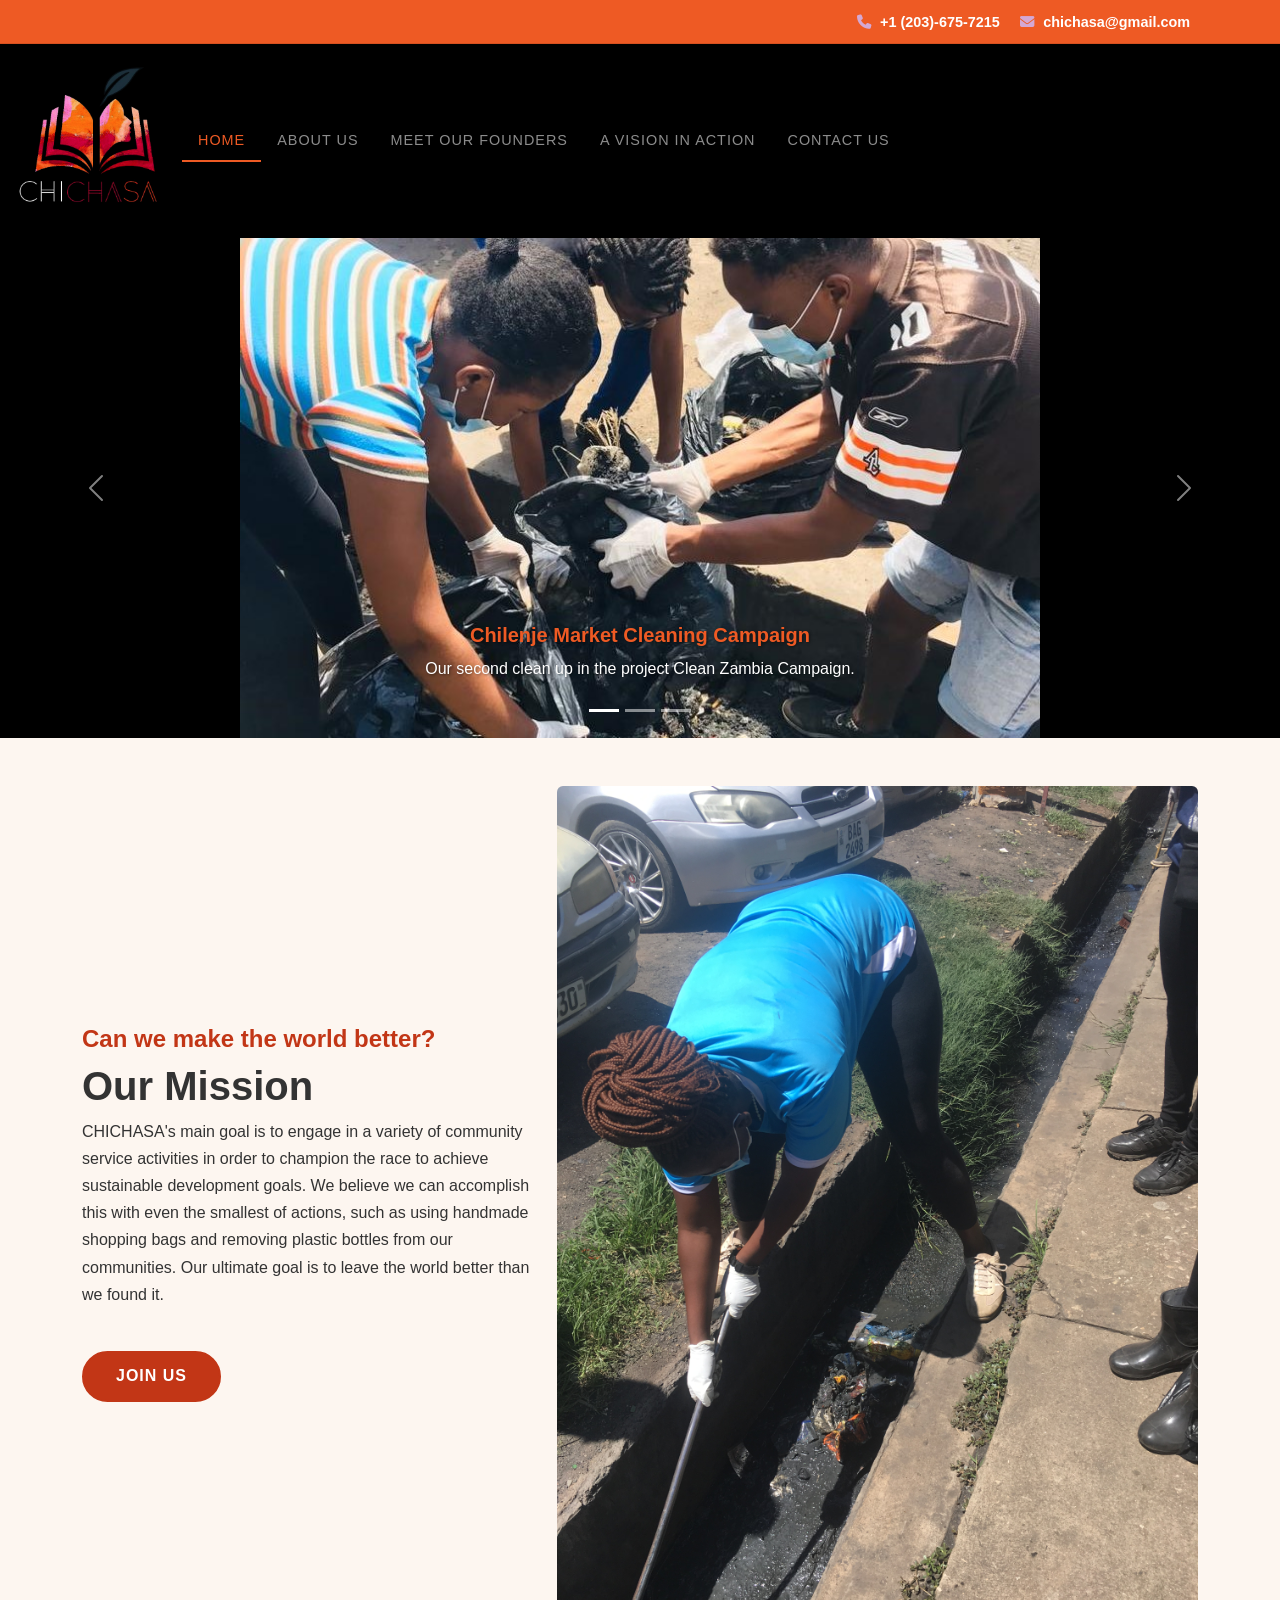
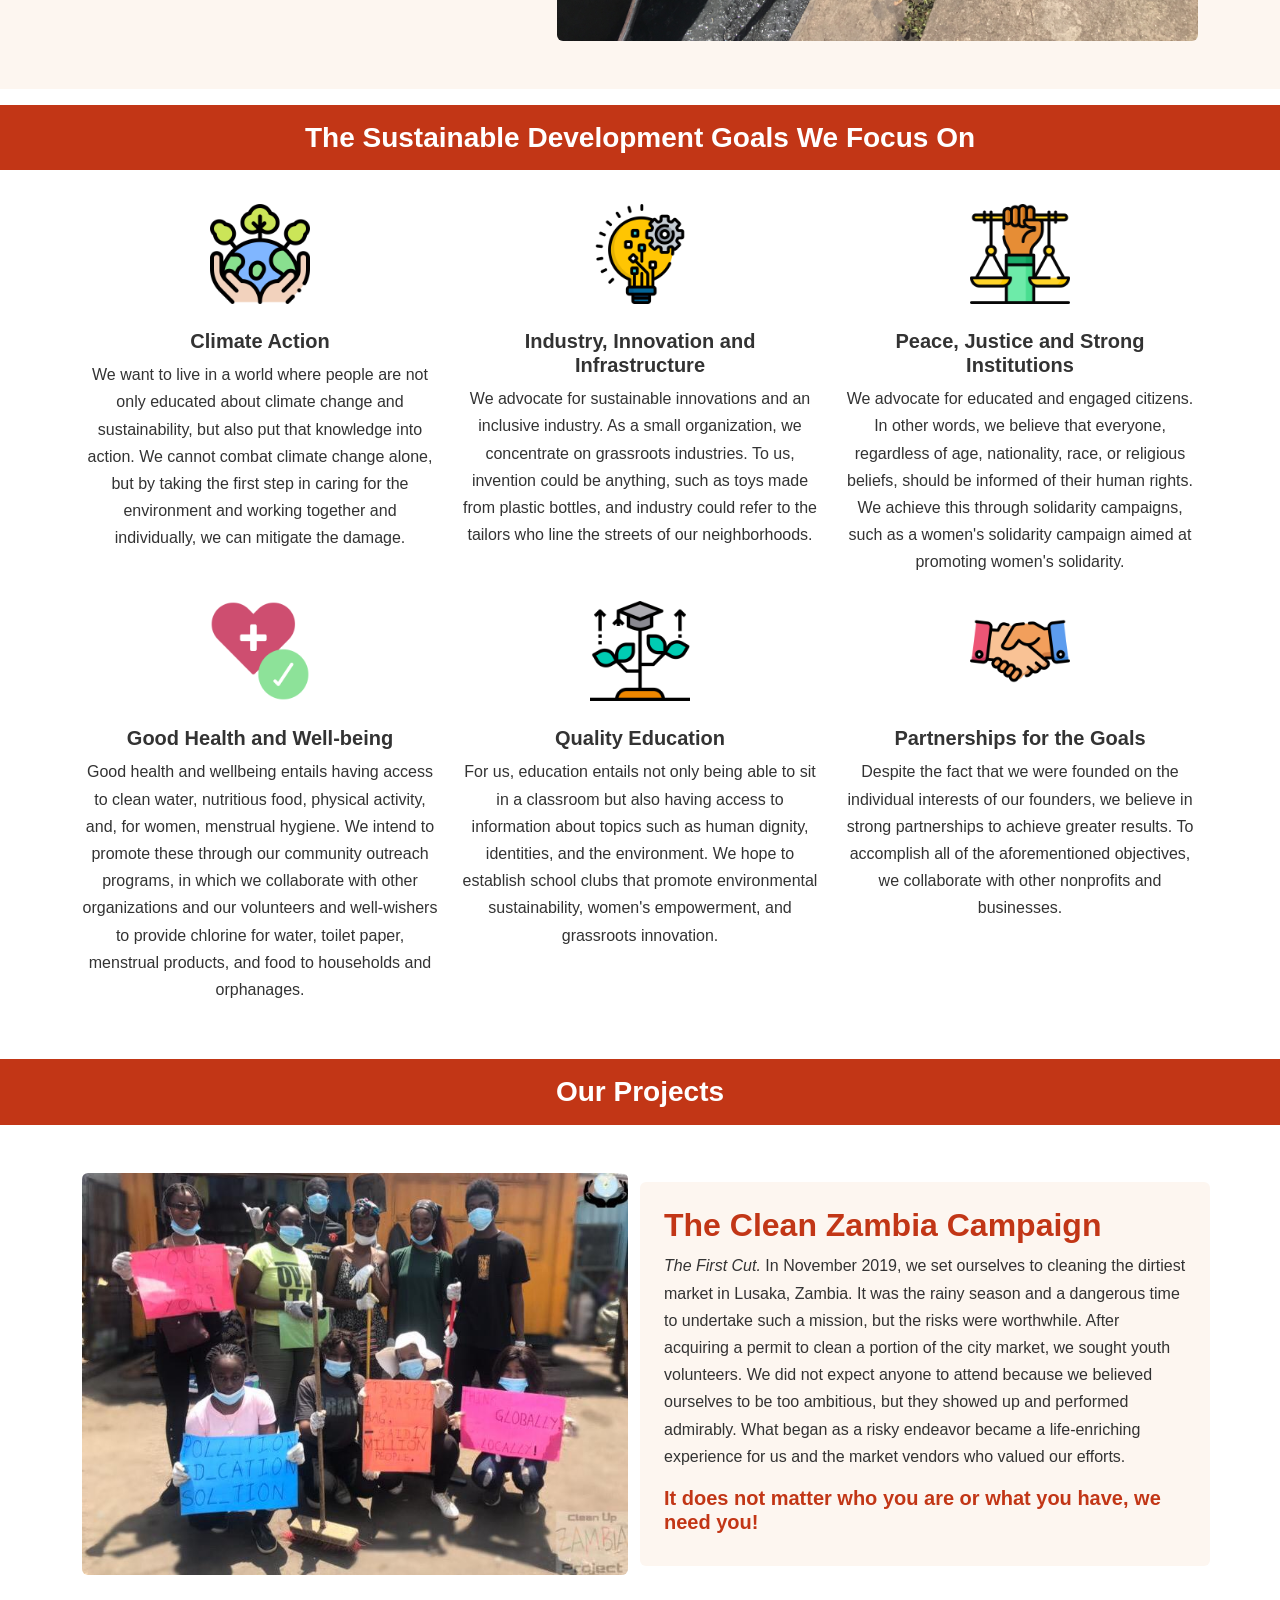
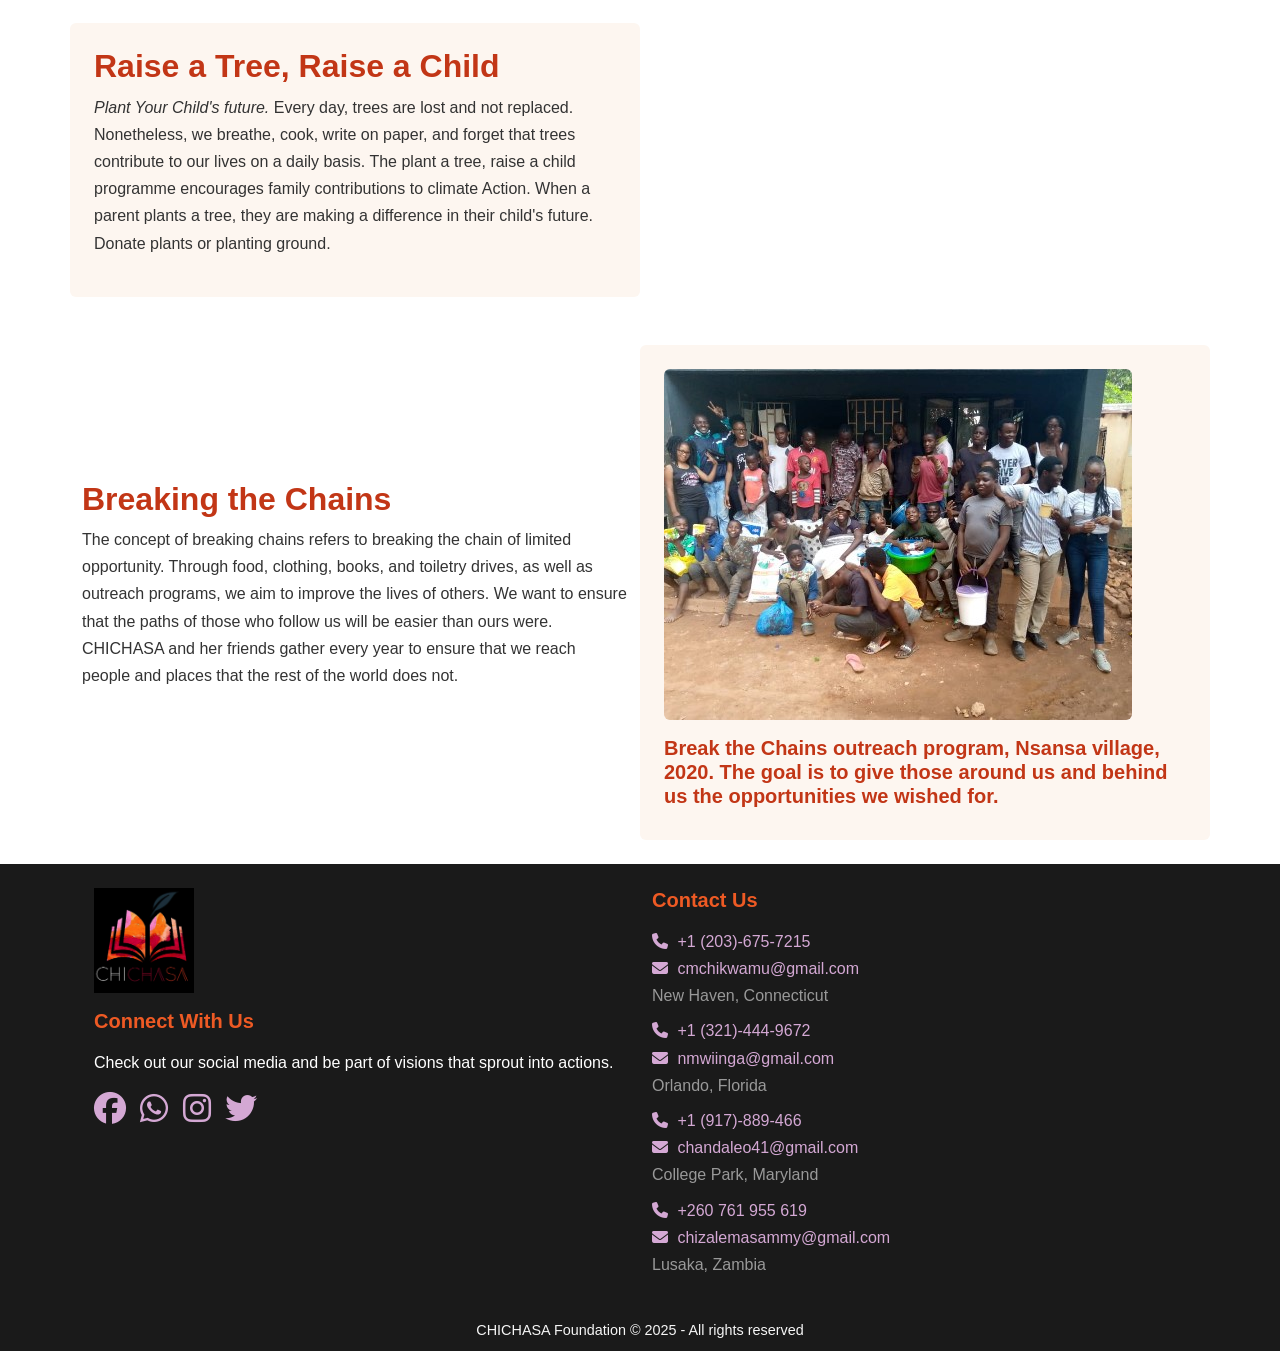
<file: index.html>
<!doctype html>
<html lang="en">
  <head>
    <meta charset="utf-8">
    <meta name="viewport" content="width=device-width, initial-scale=1">
    <meta name="description" content="CHICHASA Foundation - A youth-led organization championing sustainable development goals through community service in Zambia and beyond.">

    <!-- Bootstrap CSS (CDN) -->
    <link href="https://cdn.jsdelivr.net/npm/bootstrap@5.3.0/dist/css/bootstrap.min.css" rel="stylesheet">
    <!-- FontAwesome (CDN) -->
    <link href="https://cdnjs.cloudflare.com/ajax/libs/font-awesome/6.4.0/css/all.min.css" rel="stylesheet">
    <!-- AOS Animations -->
    <link href="https://unpkg.com/aos@2.3.1/dist/aos.css" rel="stylesheet">
    <!-- Custom styling -->
    <link href="FinalStyles.css" rel="stylesheet">

    <!-- Favicon -->
    <link rel="icon" type="image/jpeg" href="logo.docx.jpg">

    <title>Home - CHICHASA Foundation</title>
  </head>
  <body>
    <!-- Header -->
    <header>
      <div class="p-xl-2 p-lg-2" id="topHeader">
        <div class="container">
          <div class="row">
            <div class="col-12 text-end">
              <a class="p-xl-2 p-lg-2" href="tel:+12036757215"><i class="fa-solid fa-phone"></i> +1 (203)-675-7215</a>
              <a class="p-xl-2 p-lg-2" href="mailto:chichasa@gmail.com"><i class="fa-solid fa-envelope"></i> chichasa@gmail.com</a>
            </div>
          </div>
        </div>
      </div>
      <div id="bottomHeader">
        <div class="container-fluid">
          <nav class="navbar navbar-dark bg-black navbar-expand-md justify-content-lg-center">
            <a class="navbar-brand" href="index.html">
              <img src="logo.docx.jpg" alt="CHICHASA Foundation Logo" width="150px">
            </a>
            <button class="navbar-toggler" type="button" data-bs-toggle="collapse" data-bs-target="#navbarTogglerDemo02" aria-controls="navbarTogglerDemo02" aria-expanded="false" aria-label="Toggle navigation">
              <span class="navbar-toggler-icon"></span>
            </button>
            <div class="collapse navbar-collapse" id="navbarTogglerDemo02">
              <ul class="navbar-nav">
                <li class="nav-item active">
                  <a class="nav-link" href="index.html">Home</a>
                </li>
                <li class="nav-item">
                  <a class="nav-link" href="AboutUs.html">About Us</a>
                </li>
                <li class="nav-item">
                  <a class="nav-link" href="meetourfounders.html">Meet Our Founders</a>
                </li>
                <li class="nav-item">
                  <a class="nav-link" href="avisioninaction.html">A Vision in Action</a>
                </li>
                <li class="nav-item">
                  <a class="nav-link" href="contactus.html">Contact Us</a>
                </li>
              </ul>
            </div>
          </nav>
        </div>
      </div>
    </header>

    <!-- Carousel -->
    <div class="container-fluid">
      <div id="carouselExampleCaptions" class="carousel slide" data-bs-ride="carousel">
        <div class="carousel-indicators">
          <button type="button" data-bs-target="#carouselExampleCaptions" data-bs-slide-to="0" class="active" aria-current="true" aria-label="Slide 1"></button>
          <button type="button" data-bs-target="#carouselExampleCaptions" data-bs-slide-to="1" aria-label="Slide 2"></button>
          <button type="button" data-bs-target="#carouselExampleCaptions" data-bs-slide-to="2" aria-label="Slide 3"></button>
        </div>
        <div class="carousel-inner">
          <div class="carousel-item active">
            <img src="slide-show.jpg" class="d-block w-100" alt="Volunteers cleaning Chilenje Market in Lusaka">
            <div class="carousel-caption d-none d-md-block">
              <h5>Chilenje Market Cleaning Campaign</h5>
              <p>Our second clean up in the project Clean Zambia Campaign.</p>
            </div>
          </div>
          <div class="carousel-item">
            <img src="slide-show2.jpg" class="d-block w-100" alt="Samantha meeting with Chilenje Market chairperson">
            <div class="carousel-caption d-none d-md-block">
              <h5>2020 Recycle Campaign</h5>
              <p>We created bins out of plastic bottles with the aim of selling them to fund future projects.</p>
            </div>
          </div>
          <div class="carousel-item">
            <img src="slide-show3.jpg" class="d-block w-100" alt="Chairpersons shaking hands after successful clean up">
            <div class="carousel-caption d-none d-md-block">
              <h5>A great send off after a clean up.</h5>
              <p>Our Chairperson shakes hands with the Chairperson of Chilenje market after a successful clean up.</p>
            </div>
          </div>
        </div>
        <button class="carousel-control-prev" type="button" data-bs-target="#carouselExampleCaptions" data-bs-slide="prev">
          <span class="carousel-control-prev-icon" aria-hidden="true"></span>
          <span class="visually-hidden">Previous</span>
        </button>
        <button class="carousel-control-next" type="button" data-bs-target="#carouselExampleCaptions" data-bs-slide="next">
          <span class="carousel-control-next-icon" aria-hidden="true"></span>
          <span class="visually-hidden">Next</span>
        </button>
      </div>
    </div>

    <!-- Our Mission -->
    <section class="top-hero-section pt-5 pb-5">
      <div class="container">
        <div class="row align-items-center">
          <div class="col-md-5" data-aos="fade-right">
            <h4 class="text-brand">Can we make the world better?</h4>
            <h1>Our Mission</h1>
            <p>
              CHICHASA's main goal is to engage in a variety of community service activities in order to champion the race to achieve sustainable development goals. We believe we can accomplish this with even the smallest of actions, such as using handmade shopping bags and removing plastic bottles from our communities. Our ultimate goal is to leave the world better than we found it.
            </p>
            <br>
            <a class="btn btn-brand" href="contactus.html" role="button">Join Us</a>
          </div>
          <div class="col-md-7" data-aos="fade-left">
            <img class="img-fluid rounded" src="IMG_7475.JPG" alt="CHICHASA volunteers during a community clean up event">
          </div>
        </div>
      </div>
    </section>

    <!-- Sustainable Development Goals -->
    <section class="pt-3 pb-4">
      <div class="container-fluid">
        <div class="row">
          <div class="col-12 text-center section-header">
            <h3>The Sustainable Development Goals We Focus On</h3>
          </div>
        </div>
        <div class="container mt-4">
          <div class="row">
            <div class="col-md-4 text-center" data-aos="fade-up">
              <img class="img-fluid size-img" src="save-the-planet.png" alt="Climate Action icon - globe with leaves">
              <h5>Climate Action</h5>
              <p>
                We want to live in a world where people are not only educated about climate change and sustainability, but also put that knowledge into action. We cannot combat climate change alone, but by taking the first step in caring for the environment and working together and individually, we can mitigate the damage.
              </p>
            </div>
            <div class="col-md-4 text-center" data-aos="fade-up" data-aos-delay="100">
              <img class="img-fluid size-img" src="innovation.png" alt="Innovation icon - lightbulb with gears">
              <h5>Industry, Innovation and Infrastructure</h5>
              <p>
                We advocate for sustainable innovations and an inclusive industry. As a small organization, we concentrate on grassroots industries. To us, invention could be anything, such as toys made from plastic bottles, and industry could refer to the tailors who line the streets of our neighborhoods.
              </p>
            </div>
            <div class="col-md-4 text-center" data-aos="fade-up" data-aos-delay="200">
              <img class="img-fluid size-img" src="civil-right.png" alt="Peace and Justice icon - scales of justice">
              <h5>Peace, Justice and Strong Institutions</h5>
              <p>
                We advocate for educated and engaged citizens. In other words, we believe that everyone, regardless of age, nationality, race, or religious beliefs, should be informed of their human rights. We achieve this through solidarity campaigns, such as a women's solidarity campaign aimed at promoting women's solidarity.
              </p>
            </div>
          </div>
          <div class="row">
            <div class="col-md-4 text-center" data-aos="fade-up">
              <img class="img-fluid size-img" src="healthy.png" alt="Health and Well-being icon - heart with medical cross">
              <h5>Good Health and Well-being</h5>
              <p>
                Good health and wellbeing entails having access to clean water, nutritious food, physical activity, and, for women, menstrual hygiene. We intend to promote these through our community outreach programs, in which we collaborate with other organizations and our volunteers and well-wishers to provide chlorine for water, toilet paper, menstrual products, and food to households and orphanages.
              </p>
            </div>
            <div class="col-md-4 text-center" data-aos="fade-up" data-aos-delay="100">
              <img class="img-fluid size-img" src="quality.png" alt="Quality Education icon - open book">
              <h5>Quality Education</h5>
              <p>
                For us, education entails not only being able to sit in a classroom but also having access to information about topics such as human dignity, identities, and the environment. We hope to establish school clubs that promote environmental sustainability, women's empowerment, and grassroots innovation.
              </p>
            </div>
            <div class="col-md-4 text-center" data-aos="fade-up" data-aos-delay="200">
              <img class="img-fluid size-img" src="handshake.png" alt="Partnership icon - two hands shaking">
              <h5>Partnerships for the Goals</h5>
              <p>
                Despite the fact that we were founded on the individual interests of our founders, we believe in strong partnerships to achieve greater results. To accomplish all of the aforementioned objectives, we collaborate with other nonprofits and businesses.
              </p>
            </div>
          </div>
        </div>
      </div>
    </section>

    <!-- Our Projects -->
    <section class="p-1 pt-3 pb-4">
      <div class="container-fluid">
        <div class="row">
          <div class="col-12 text-center section-header">
            <h3>Our Projects</h3>
          </div>
        </div>
      </div>
    </section>

    <section class="p-1 pt-4 pb-4">
      <div class="container">
        <div class="row align-items-center" data-aos="fade-up">
          <div class="col-md-6">
            <img class="img-fluid rounded" src="4a682561-8d08-4f92-b63a-77489a066804.jpg" alt="Volunteers collecting waste at City Market during the Clean Zambia Campaign">
          </div>
          <div class="top-hero-section col-md-6 p-4 rounded">
            <h2 class="text-brand">The Clean Zambia Campaign</h2>
            <p><span style="font-style: italic;">The First Cut.</span>
              In November 2019, we set ourselves to cleaning the dirtiest market in Lusaka, Zambia. It was the rainy season and a dangerous time to undertake such a mission, but the risks were worthwhile. After acquiring a permit to clean a portion of the city market, we sought youth volunteers. We did not expect anyone to attend because we believed ourselves to be too ambitious, but they showed up and performed admirably. What began as a risky endeavor became a life-enriching experience for us and the market vendors who valued our efforts.</p>
            <h5 class="text-brand"><b>It does not matter who you are or what you have, we need you!</b></h5>
          </div>
        </div>
      </div>
    </section>

    <section class="p-1 pt-4 pb-4">
      <div class="container">
        <div class="row align-items-center" data-aos="fade-up">
          <div class="top-hero-section col-md-6 p-4 rounded">
            <h2 class="text-brand">Raise a Tree, Raise a Child</h2>
            <p><span style="font-style: italic;">Plant Your Child's future.</span> Every day, trees are lost and not replaced. Nonetheless, we breathe, cook, write on paper, and forget that trees contribute to our lives on a daily basis. The plant a tree, raise a child programme encourages family contributions to climate Action. When a parent plants a tree, they are making a difference in their child's future. Donate plants or planting ground.</p>
          </div>
          <div class="col-md-6"></div>
        </div>
      </div>
    </section>

    <section class="p-1 pt-4 pb-4">
      <div class="container">
        <div class="row align-items-center" data-aos="fade-up">
          <div class="col-md-6">
            <h2 class="text-brand">Breaking the Chains</h2>
            <p>The concept of breaking chains refers to breaking the chain of limited opportunity. Through food, clothing, books, and toiletry drives, as well as outreach programs, we aim to improve the lives of others. We want to ensure that the paths of those who follow us will be easier than ours were. CHICHASA and her friends gather every year to ensure that we reach people and places that the rest of the world does not.</p>
          </div>
          <div class="top-hero-section col-md-6 p-4 rounded">
            <img class="img-fluid rounded" src="ResizerImage374X280.jpg" alt="CHICHASA team with children during Break the Chains outreach in Nsansa village">
            <h5 class="text-brand mt-3"><b>Break the Chains outreach program, Nsansa village, 2020. The goal is to give those around us and behind us the opportunities we wished for.</b></h5>
          </div>
        </div>
      </div>
    </section>

    <!-- Footer -->
    <footer class="default-footer">
      <div class="container top-footer p-md-4 p-2">
        <div class="row">
          <div class="col-md-6 mb-4">
            <img class="img-fluid mb-3" src="logo.docx.jpg" width="100" alt="CHICHASA Foundation Logo">
            <h5>Connect With Us</h5>
            <p>Check out our social media and be part of visions that sprout into actions.</p>
            <a href="https://www.facebook.com/CHICHASAFoundation" aria-label="Facebook"><i class="fa-brands fa-2x fa-facebook"></i></a>
            <a href="https://wa.me/12036757215" aria-label="WhatsApp"><i class="fa-brands fa-2x fa-whatsapp"></i></a>
            <a href="https://www.instagram.com/chichasa_foundation/" aria-label="Instagram"><i class="fa-brands fa-2x fa-instagram"></i></a>
            <a href="https://twitter.com/CHICHASAFound" aria-label="Twitter"><i class="fa-brands fa-2x fa-twitter"></i></a>
          </div>
          <div class="col-md-6 footer-contact">
            <h5>Contact Us</h5>
            <a href="tel:+12036757215"><i class="fa-solid fa-phone"></i> +1 (203)-675-7215</a><br>
            <a href="mailto:cmchikwamu@gmail.com"><i class="fa-solid fa-envelope"></i> cmchikwamu@gmail.com</a>
            <p>New Haven, Connecticut</p>

            <a href="tel:+13214449672"><i class="fa-solid fa-phone"></i> +1 (321)-444-9672</a><br>
            <a href="mailto:nmwiinga@gmail.com"><i class="fa-solid fa-envelope"></i> nmwiinga@gmail.com</a>
            <p>Orlando, Florida</p>

            <a href="tel:+1917889466"><i class="fa-solid fa-phone"></i> +1 (917)-889-466</a><br>
            <a href="mailto:chandaleo41@gmail.com"><i class="fa-solid fa-envelope"></i> chandaleo41@gmail.com</a>
            <p>College Park, Maryland</p>

            <a href="tel:+260761955619"><i class="fa-solid fa-phone"></i> +260 761 955 619</a><br>
            <a href="mailto:chizalemasammy@gmail.com"><i class="fa-solid fa-envelope"></i> chizalemasammy@gmail.com</a>
            <p>Lusaka, Zambia</p>
          </div>
        </div>
      </div>
      <div class="container-fluid bottom-footer p-2">
        <div class="row">
          <div class="col-12 text-center">
            <p>CHICHASA Foundation &copy; 2025 - All rights reserved</p>
          </div>
        </div>
      </div>
    </footer>

    <!-- Bootstrap JS (CDN) -->
    <script src="https://cdn.jsdelivr.net/npm/bootstrap@5.3.0/dist/js/bootstrap.bundle.min.js"></script>
    <!-- AOS Animation JS -->
    <script src="https://unpkg.com/aos@2.3.1/dist/aos.js"></script>
    <script>
      AOS.init({
        duration: 800,
        once: true
      });
    </script>
  </body>
</html>
</file>
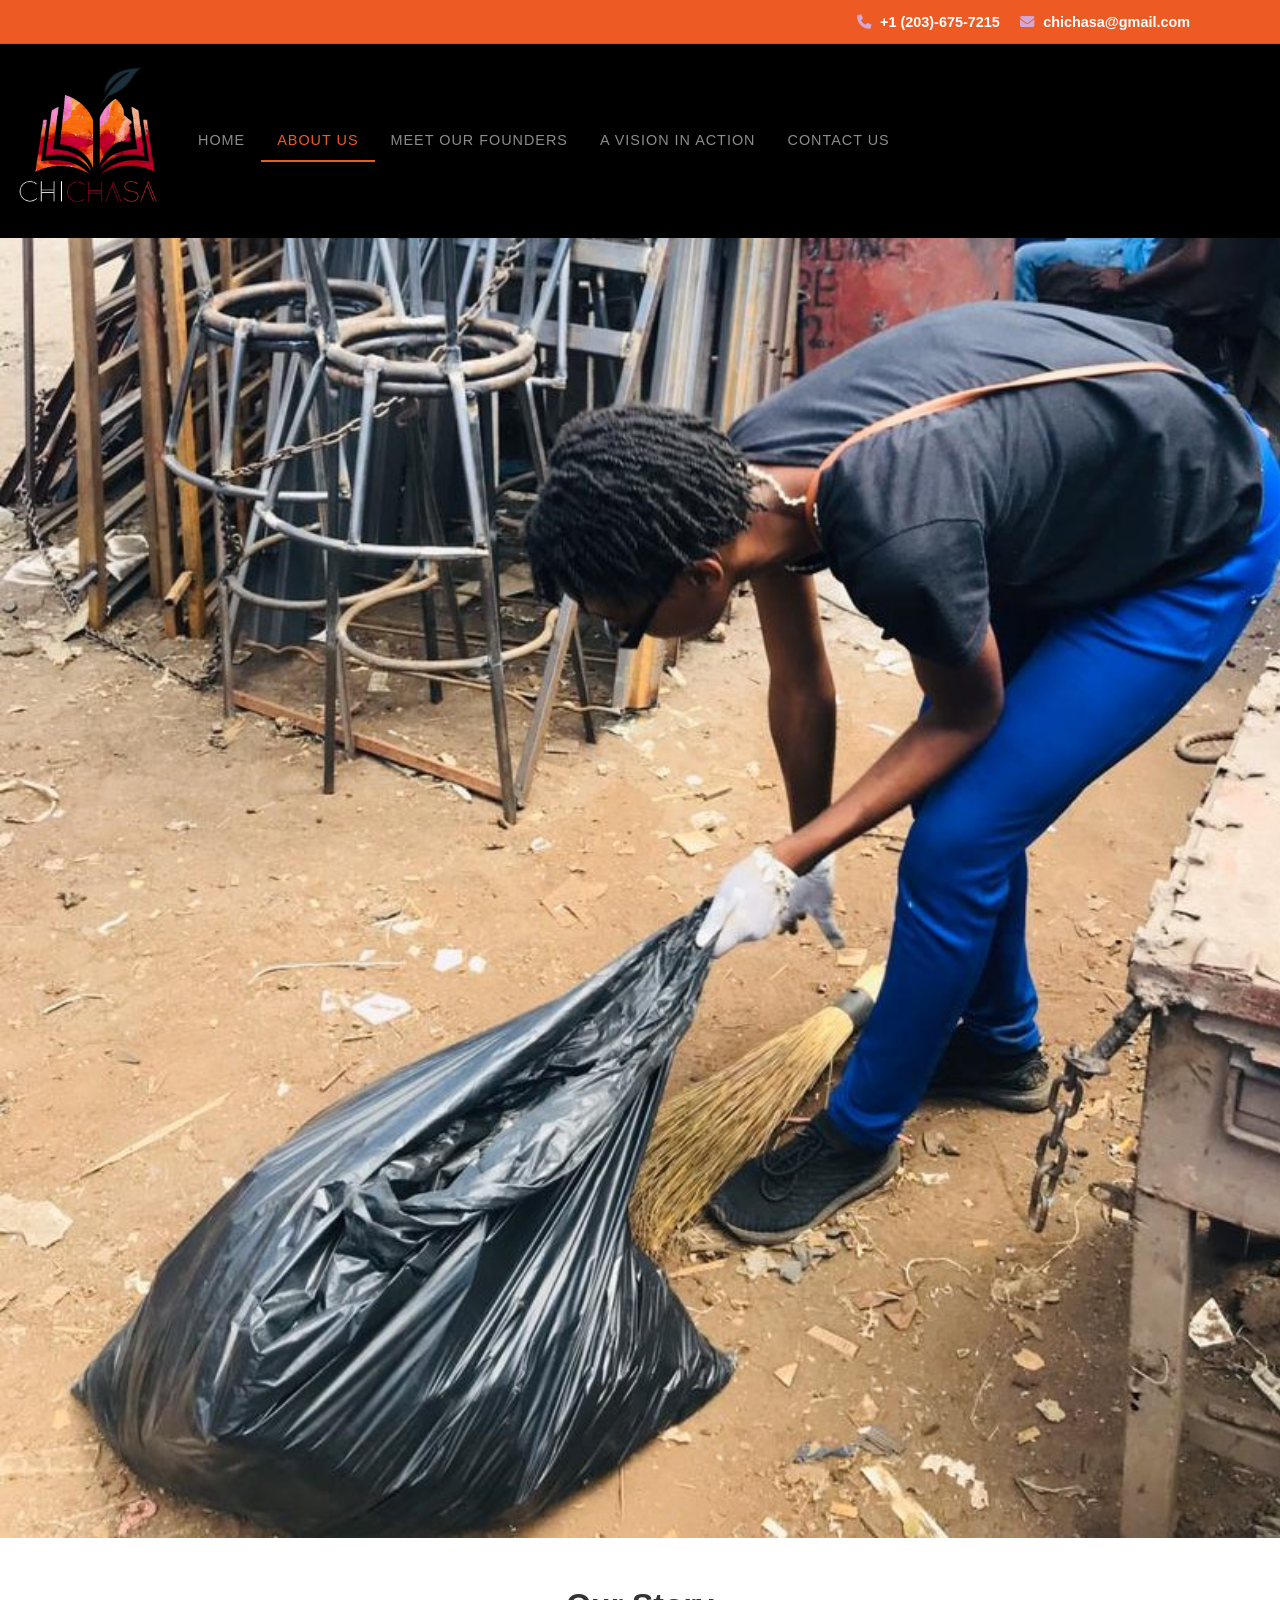
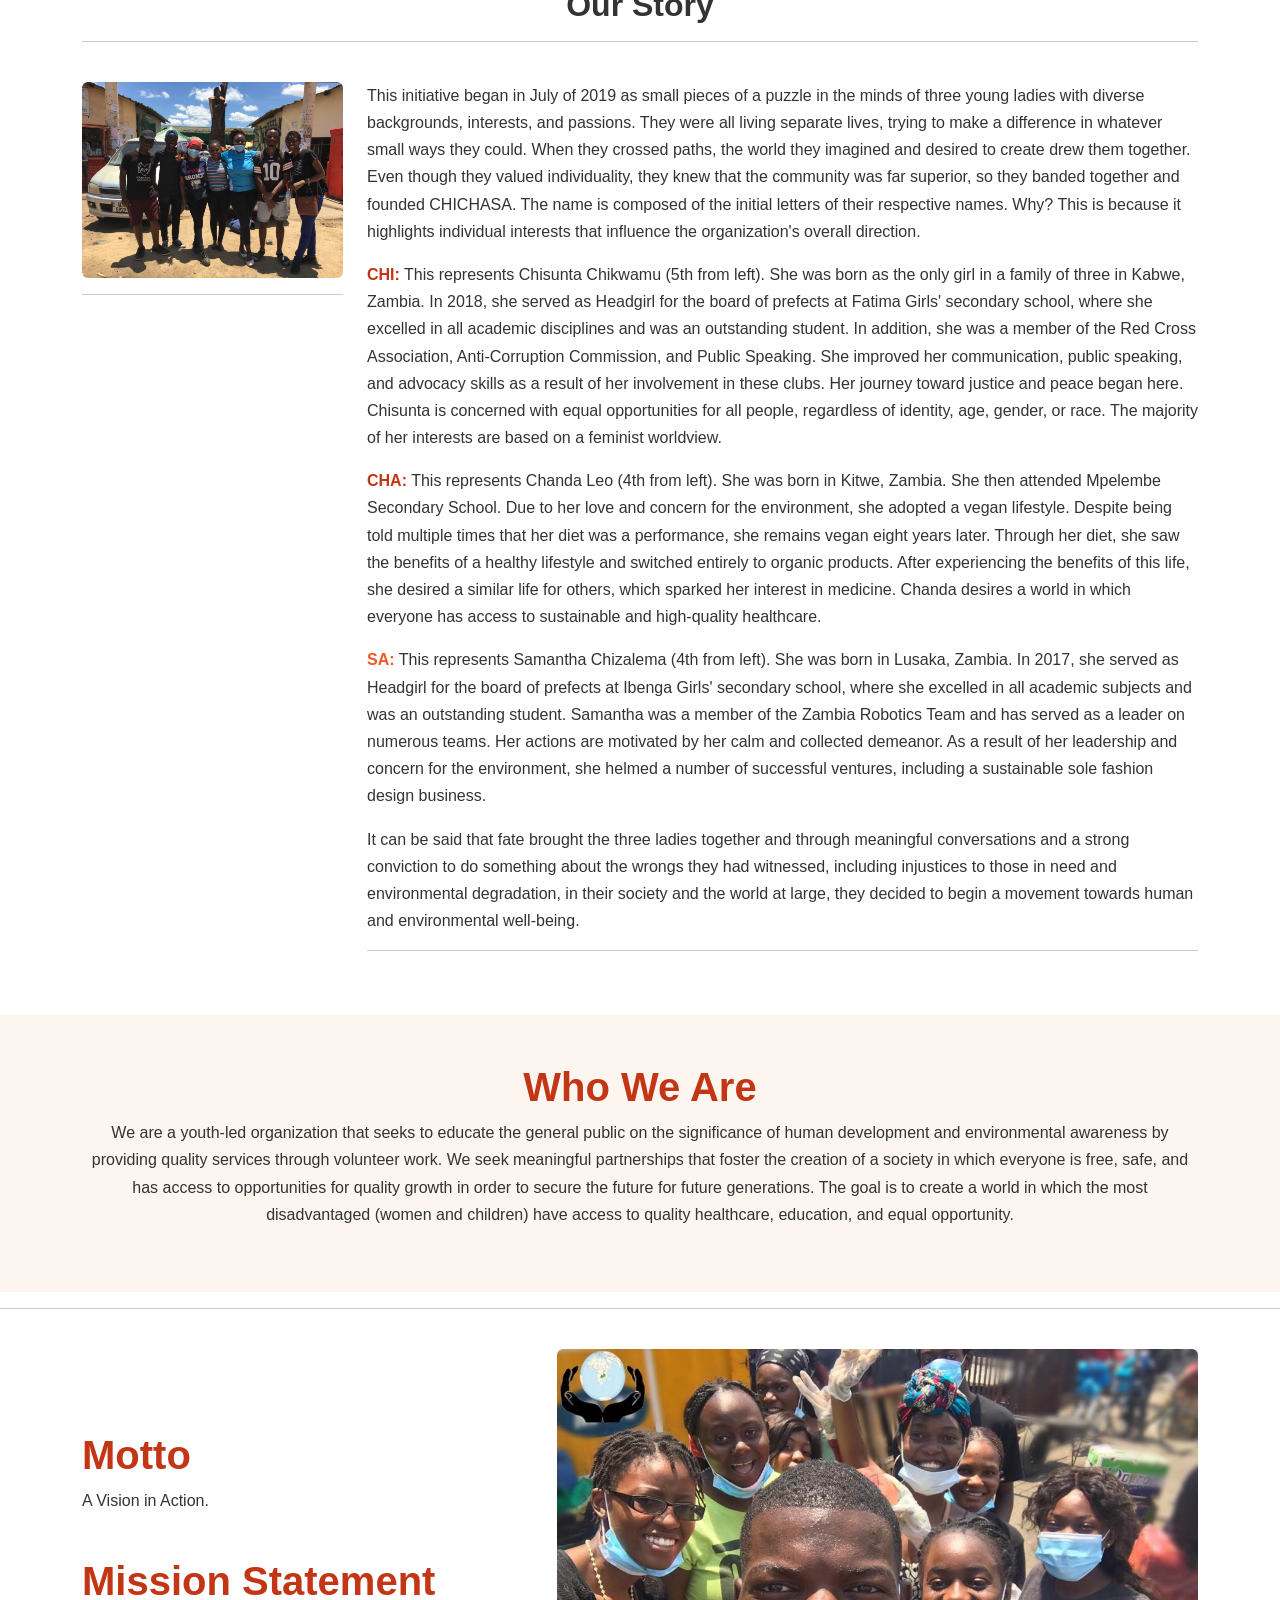
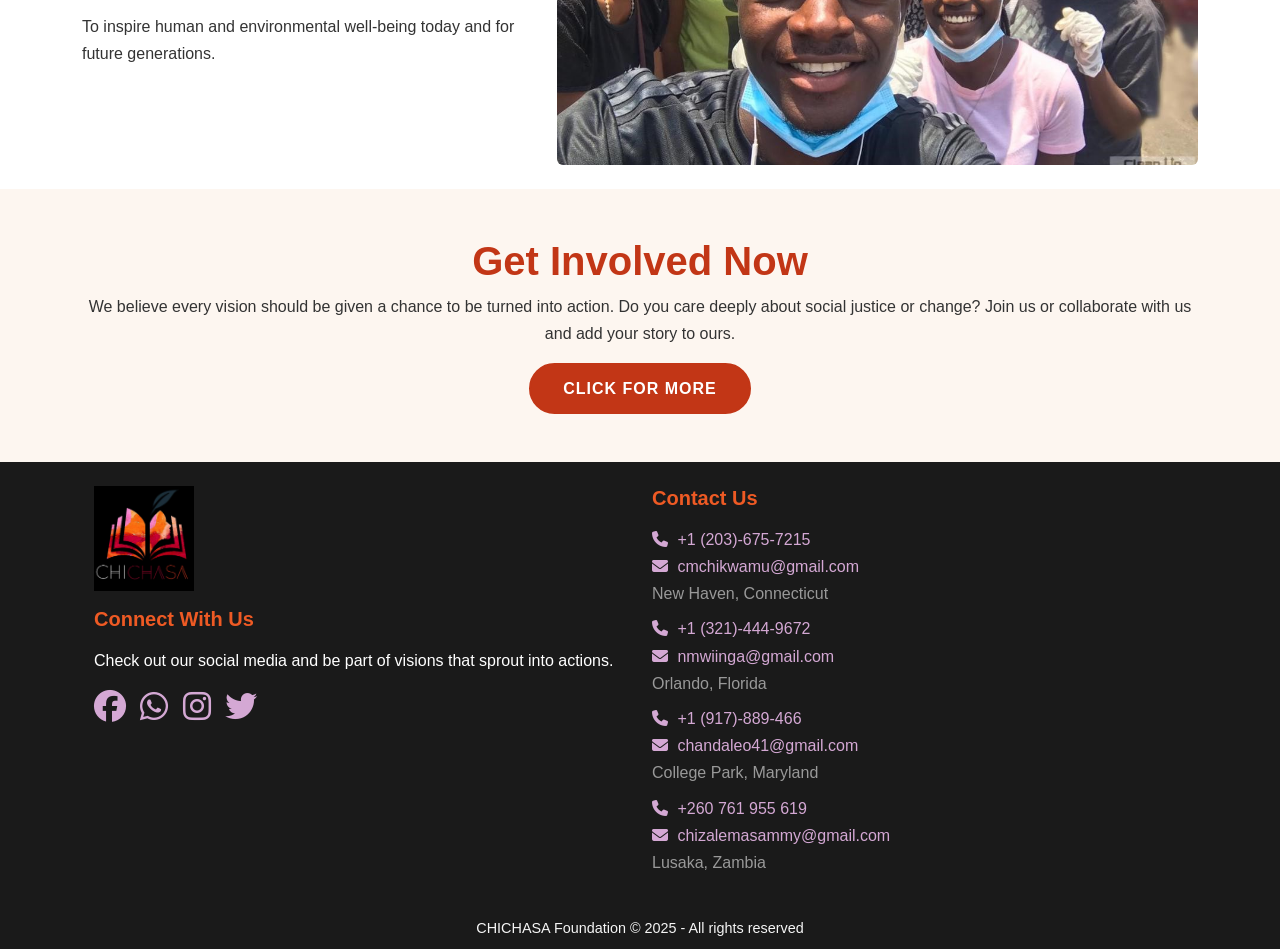
<file: AboutUs.html>
<!doctype html>
<html lang="en">
  <head>
    <meta charset="utf-8">
    <meta name="viewport" content="width=device-width, initial-scale=1">
    <meta name="description" content="Learn about CHICHASA Foundation's story, mission, and the three young women who founded a movement for sustainable development.">

    <!-- Bootstrap CSS (CDN) -->
    <link href="https://cdn.jsdelivr.net/npm/bootstrap@5.3.0/dist/css/bootstrap.min.css" rel="stylesheet">
    <!-- FontAwesome (CDN) -->
    <link href="https://cdnjs.cloudflare.com/ajax/libs/font-awesome/6.4.0/css/all.min.css" rel="stylesheet">
    <!-- AOS Animations -->
    <link href="https://unpkg.com/aos@2.3.1/dist/aos.css" rel="stylesheet">
    <!-- Custom styling -->
    <link href="FinalStyles.css" rel="stylesheet">

    <!-- Favicon -->
    <link rel="icon" type="image/jpeg" href="logo.docx.jpg">

    <title>About Us - CHICHASA Foundation</title>
  </head>
  <body>
    <!-- Header -->
    <header>
      <div class="p-xl-2 p-lg-2" id="topHeader">
        <div class="container">
          <div class="row">
            <div class="col-12 text-end">
              <a class="p-xl-2 p-lg-2" href="tel:+12036757215"><i class="fa-solid fa-phone"></i> +1 (203)-675-7215</a>
              <a class="p-xl-2 p-lg-2" href="mailto:chichasa@gmail.com"><i class="fa-solid fa-envelope"></i> chichasa@gmail.com</a>
            </div>
          </div>
        </div>
      </div>
      <div id="bottomHeader">
        <div class="container-fluid">
          <nav class="navbar navbar-dark bg-black navbar-expand-md justify-content-lg-center">
            <a class="navbar-brand" href="index.html">
              <img src="logo.docx.jpg" alt="CHICHASA Foundation Logo" width="150px">
            </a>
            <button class="navbar-toggler" type="button" data-bs-toggle="collapse" data-bs-target="#navbarTogglerDemo02" aria-controls="navbarTogglerDemo02" aria-expanded="false" aria-label="Toggle navigation">
              <span class="navbar-toggler-icon"></span>
            </button>
            <div class="collapse navbar-collapse" id="navbarTogglerDemo02">
              <ul class="navbar-nav">
                <li class="nav-item">
                  <a class="nav-link" href="index.html">Home</a>
                </li>
                <li class="nav-item active">
                  <a class="nav-link" href="AboutUs.html">About Us</a>
                </li>
                <li class="nav-item">
                  <a class="nav-link" href="meetourfounders.html">Meet Our Founders</a>
                </li>
                <li class="nav-item">
                  <a class="nav-link" href="avisioninaction.html">A Vision in Action</a>
                </li>
                <li class="nav-item">
                  <a class="nav-link" href="contactus.html">Contact Us</a>
                </li>
              </ul>
            </div>
          </nav>
        </div>
      </div>
    </header>

    <!-- Faded Image Introduction -->
    <section class="vision-section">
      <div class="vision-container">
        <img src="a-vision-in-action.jpg" alt="CHICHASA team working together on community projects" class="image">
        <div class="middle">
          <div class="vision-overlay-text">A Vision in Action</div>
        </div>
      </div>
    </section>

    <!-- Our Story -->
    <section class="our-story-section py-5">
      <div class="container">
        <div class="row">
          <div class="col-12 text-center mb-4" data-aos="fade-up">
            <h2>Our Story</h2>
            <hr>
          </div>
          <div class="col-md-3" data-aos="fade-right">
            <img class="img-fluid rounded" src="IMG_7510.JPG" alt="CHICHASA founders posing with volunteers after an event">
            <hr>
          </div>
          <div class="col-md-9" data-aos="fade-left">
            <p>This initiative began in July of 2019 as small pieces of a puzzle in the minds of three young ladies with diverse backgrounds, interests, and passions. They were all living separate lives, trying to make a difference in whatever small ways they could. When they crossed paths, the world they imagined and desired to create drew them together. Even though they valued individuality, they knew that the community was far superior, so they banded together and founded CHICHASA. The name is composed of the initial letters of their respective names. Why? This is because it highlights individual interests that influence the organization's overall direction.</p>
            <p><span class="text-brand"><b>CHI:</b></span>
              This represents Chisunta Chikwamu (5th from left). She was born as the only girl in a family of three in Kabwe, Zambia. In 2018, she served as Headgirl for the board of prefects at Fatima Girls' secondary school, where she excelled in all academic disciplines and was an outstanding student. In addition, she was a member of the Red Cross Association, Anti-Corruption Commission, and Public Speaking. She improved her communication, public speaking, and advocacy skills as a result of her involvement in these clubs. Her journey toward justice and peace began here. Chisunta is concerned with equal opportunities for all people, regardless of identity, age, gender, or race. The majority of her interests are based on a feminist worldview.
            </p>
            <p><span class="text-brand"><b>CHA:</b></span>
              This represents Chanda Leo (4th from left). She was born in Kitwe, Zambia. She then attended Mpelembe Secondary School. Due to her love and concern for the environment, she adopted a vegan lifestyle. Despite being told multiple times that her diet was a performance, she remains vegan eight years later. Through her diet, she saw the benefits of a healthy lifestyle and switched entirely to organic products. After experiencing the benefits of this life, she desired a similar life for others, which sparked her interest in medicine. Chanda desires a world in which everyone has access to sustainable and high-quality healthcare.
            </p>
            <p><span class="text-brand-light"><b>SA:</b></span>
              This represents Samantha Chizalema (4th from left). She was born in Lusaka, Zambia. In 2017, she served as Headgirl for the board of prefects at Ibenga Girls' secondary school, where she excelled in all academic subjects and was an outstanding student. Samantha was a member of the Zambia Robotics Team and has served as a leader on numerous teams. Her actions are motivated by her calm and collected demeanor. As a result of her leadership and concern for the environment, she helmed a number of successful ventures, including a sustainable sole fashion design business.
            </p>
            <p>It can be said that fate brought the three ladies together and through meaningful conversations and a strong conviction to do something about the wrongs they had witnessed, including injustices to those in need and environmental degradation, in their society and the world at large, they decided to begin a movement towards human and environmental well-being.</p>
            <hr>
          </div>
        </div>
      </div>
    </section>

    <!-- Who We Are -->
    <section class="top-hero-section pt-5 pb-5">
      <div class="container">
        <div class="row text-center" data-aos="fade-up">
          <div class="col-md-12">
            <h1 class="text-brand">Who We Are</h1>
            <p>
              We are a youth-led organization that seeks to educate the general public on the significance of human development and environmental awareness by providing quality services through volunteer work. We seek meaningful partnerships that foster the creation of a society in which everyone is free, safe, and has access to opportunities for quality growth in order to secure the future for future generations. The goal is to create a world in which the most disadvantaged (women and children) have access to quality healthcare, education, and equal opportunity.
            </p>
          </div>
        </div>
      </div>
    </section>

    <hr>

    <!-- Motto & Mission -->
    <section class="pt-4 pb-4">
      <div class="container">
        <div class="row align-items-center" data-aos="fade-up">
          <div class="col-md-5">
            <h1 class="text-brand">Motto</h1>
            <p>A Vision in Action.</p>
            <br>
            <h1 class="text-brand">Mission Statement</h1>
            <p>To inspire human and environmental well-being today and for future generations.</p>
          </div>
          <div class="col-md-7">
            <img class="img-fluid rounded" src="the-beginning.jpg" alt="CHICHASA's first recycling campaign poster">
          </div>
        </div>
      </div>
    </section>

    <!-- Get Involved CTA -->
    <section class="top-hero-section py-5">
      <div class="container">
        <div class="row text-center" data-aos="fade-up">
          <div class="col-md-12">
            <h1 class="text-brand">Get Involved Now</h1>
            <p>We believe every vision should be given a chance to be turned into action. Do you care deeply about social justice or change? Join us or collaborate with us and add your story to ours.</p>
            <a class="btn btn-brand" href="contactus.html" role="button">Click for More</a>
          </div>
        </div>
      </div>
    </section>

    <!-- Footer -->
    <footer class="default-footer">
      <div class="container top-footer p-md-4 p-2">
        <div class="row">
          <div class="col-md-6 mb-4">
            <img class="img-fluid mb-3" src="logo.docx.jpg" width="100" alt="CHICHASA Foundation Logo">
            <h5>Connect With Us</h5>
            <p>Check out our social media and be part of visions that sprout into actions.</p>
            <a href="https://www.facebook.com/CHICHASAFoundation" aria-label="Facebook"><i class="fa-brands fa-2x fa-facebook"></i></a>
            <a href="https://wa.me/12036757215" aria-label="WhatsApp"><i class="fa-brands fa-2x fa-whatsapp"></i></a>
            <a href="https://www.instagram.com/chichasa_foundation/" aria-label="Instagram"><i class="fa-brands fa-2x fa-instagram"></i></a>
            <a href="https://twitter.com/CHICHASAFound" aria-label="Twitter"><i class="fa-brands fa-2x fa-twitter"></i></a>
          </div>
          <div class="col-md-6 footer-contact">
            <h5>Contact Us</h5>
            <a href="tel:+12036757215"><i class="fa-solid fa-phone"></i> +1 (203)-675-7215</a><br>
            <a href="mailto:cmchikwamu@gmail.com"><i class="fa-solid fa-envelope"></i> cmchikwamu@gmail.com</a>
            <p>New Haven, Connecticut</p>

            <a href="tel:+13214449672"><i class="fa-solid fa-phone"></i> +1 (321)-444-9672</a><br>
            <a href="mailto:nmwiinga@gmail.com"><i class="fa-solid fa-envelope"></i> nmwiinga@gmail.com</a>
            <p>Orlando, Florida</p>

            <a href="tel:+1917889466"><i class="fa-solid fa-phone"></i> +1 (917)-889-466</a><br>
            <a href="mailto:chandaleo41@gmail.com"><i class="fa-solid fa-envelope"></i> chandaleo41@gmail.com</a>
            <p>College Park, Maryland</p>

            <a href="tel:+260761955619"><i class="fa-solid fa-phone"></i> +260 761 955 619</a><br>
            <a href="mailto:chizalemasammy@gmail.com"><i class="fa-solid fa-envelope"></i> chizalemasammy@gmail.com</a>
            <p>Lusaka, Zambia</p>
          </div>
        </div>
      </div>
      <div class="container-fluid bottom-footer p-2">
        <div class="row">
          <div class="col-12 text-center">
            <p>CHICHASA Foundation &copy; 2025 - All rights reserved</p>
          </div>
        </div>
      </div>
    </footer>

    <!-- Bootstrap JS (CDN) -->
    <script src="https://cdn.jsdelivr.net/npm/bootstrap@5.3.0/dist/js/bootstrap.bundle.min.js"></script>
    <!-- AOS Animation JS -->
    <script src="https://unpkg.com/aos@2.3.1/dist/aos.js"></script>
    <script>
      AOS.init({
        duration: 800,
        once: true
      });
    </script>
  </body>
</html>
</file>
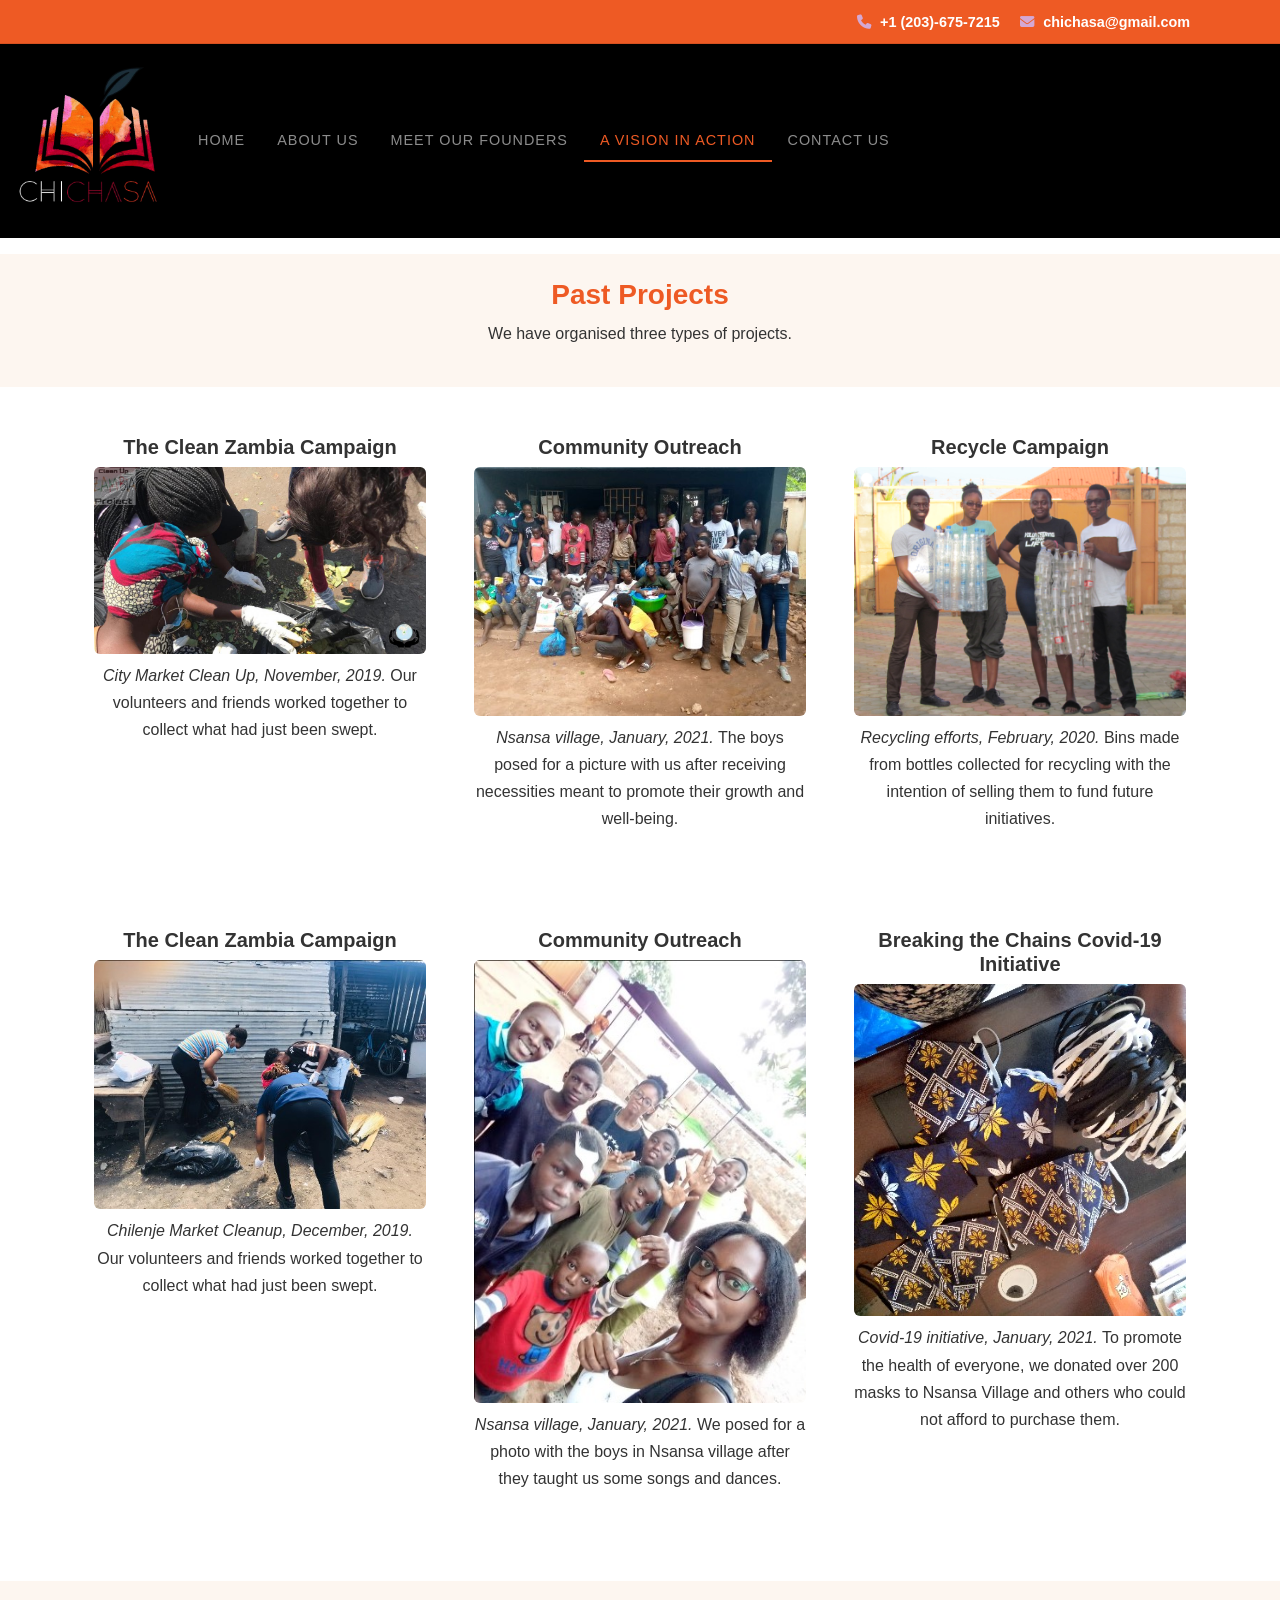
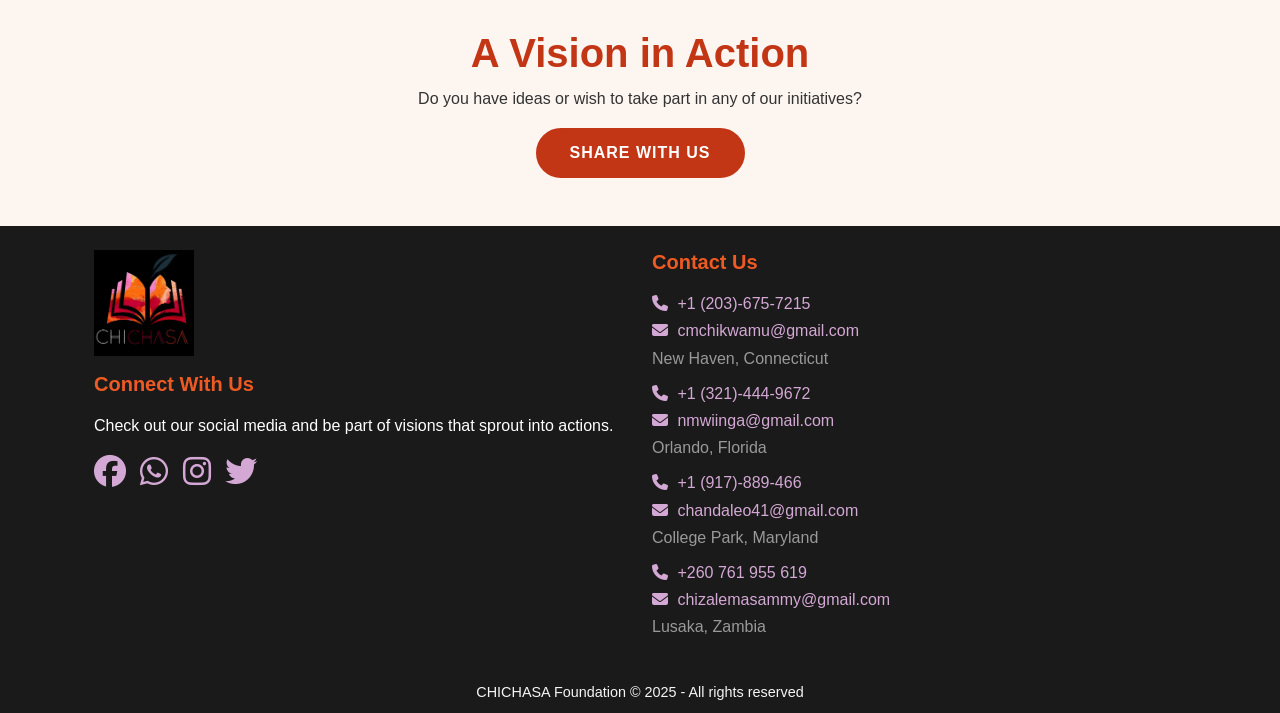
<file: avisioninaction.html>
<!doctype html>
<html lang="en">
  <head>
    <meta charset="utf-8">
    <meta name="viewport" content="width=device-width, initial-scale=1">
    <meta name="description" content="See CHICHASA Foundation's past projects in action - Clean Zambia Campaign, Community Outreach, Recycle Campaign, and COVID-19 initiatives.">

    <!-- Bootstrap CSS (CDN) -->
    <link href="https://cdn.jsdelivr.net/npm/bootstrap@5.3.0/dist/css/bootstrap.min.css" rel="stylesheet">
    <!-- FontAwesome (CDN) -->
    <link href="https://cdnjs.cloudflare.com/ajax/libs/font-awesome/6.4.0/css/all.min.css" rel="stylesheet">
    <!-- AOS Animations -->
    <link href="https://unpkg.com/aos@2.3.1/dist/aos.css" rel="stylesheet">
    <!-- Custom styling -->
    <link href="FinalStyles.css" rel="stylesheet">

    <!-- Favicon -->
    <link rel="icon" type="image/jpeg" href="logo.docx.jpg">

    <title>A Vision in Action - CHICHASA Foundation</title>
  </head>
  <body>
    <!-- Header -->
    <header>
      <div class="p-xl-2 p-lg-2" id="topHeader">
        <div class="container">
          <div class="row">
            <div class="col-12 text-end">
              <a class="p-xl-2 p-lg-2" href="tel:+12036757215"><i class="fa-solid fa-phone"></i> +1 (203)-675-7215</a>
              <a class="p-xl-2 p-lg-2" href="mailto:chichasa@gmail.com"><i class="fa-solid fa-envelope"></i> chichasa@gmail.com</a>
            </div>
          </div>
        </div>
      </div>
      <div id="bottomHeader">
        <div class="container-fluid">
          <nav class="navbar navbar-dark bg-black navbar-expand-md justify-content-lg-center">
            <a class="navbar-brand" href="index.html">
              <img src="logo.docx.jpg" alt="CHICHASA Foundation Logo" width="150px">
            </a>
            <button class="navbar-toggler" type="button" data-bs-toggle="collapse" data-bs-target="#navbarTogglerDemo02" aria-controls="navbarTogglerDemo02" aria-expanded="false" aria-label="Toggle navigation">
              <span class="navbar-toggler-icon"></span>
            </button>
            <div class="collapse navbar-collapse" id="navbarTogglerDemo02">
              <ul class="navbar-nav">
                <li class="nav-item">
                  <a class="nav-link" href="index.html">Home</a>
                </li>
                <li class="nav-item">
                  <a class="nav-link" href="AboutUs.html">About Us</a>
                </li>
                <li class="nav-item">
                  <a class="nav-link" href="meetourfounders.html">Meet Our Founders</a>
                </li>
                <li class="nav-item active">
                  <a class="nav-link" href="avisioninaction.html">A Vision in Action</a>
                </li>
                <li class="nav-item">
                  <a class="nav-link" href="contactus.html">Contact Us</a>
                </li>
              </ul>
            </div>
          </nav>
        </div>
      </div>
    </header>

    <!-- Past Projects Header -->
    <section class="pt-3 pb-4">
      <div class="container-fluid">
        <div class="row">
          <div class="col-12 top-hero-section text-center py-4">
            <h3 class="text-brand-light">Past Projects</h3>
            <p>We have organised three types of projects.</p>
          </div>
        </div>
      </div>
    </section>

    <!-- Project Gallery -->
    <section class="pb-5">
      <div class="container">
        <div class="row g-4">
          <div class="col-md-4 text-center project-card" data-aos="fade-up">
            <h5>The Clean Zambia Campaign</h5>
            <img class="img-fluid rounded" src="0ae5acbe-bbf2-4c9f-b3e4-3afde7859429.jpg" alt="Volunteers sweeping and collecting waste at City Market in Lusaka">
            <p class="mt-2"><i>City Market Clean Up, November, 2019.</i> Our volunteers and friends worked together to collect what had just been swept.</p>
          </div>
          <div class="col-md-4 text-center project-card" data-aos="fade-up" data-aos-delay="100">
            <h5>Community Outreach</h5>
            <img class="img-fluid rounded" src="ResizerImage374X280.jpg" alt="CHICHASA team with community members during outreach in Nsansa village">
            <p class="mt-2"><i>Nsansa village, January, 2021.</i> The boys posed for a picture with us after receiving necessities meant to promote their growth and well-being.</p>
          </div>
          <div class="col-md-4 text-center project-card" data-aos="fade-up" data-aos-delay="200">
            <h5>Recycle Campaign</h5>
            <img class="img-fluid rounded" src="IMG_9274.JPG" alt="Bins made from recycled plastic bottles">
            <p class="mt-2"><i>Recycling efforts, February, 2020.</i> Bins made from bottles collected for recycling with the intention of selling them to fund future initiatives.</p>
          </div>
        </div>
        <div class="row g-4 mt-2">
          <div class="col-md-4 text-center project-card" data-aos="fade-up">
            <h5>The Clean Zambia Campaign</h5>
            <img class="img-fluid rounded" src="ResizerImage378X283.jpg" alt="Volunteers cleaning Chilenje Market in Lusaka">
            <p class="mt-2"><i>Chilenje Market Cleanup, December, 2019.</i> Our volunteers and friends worked together to collect what had just been swept.</p>
          </div>
          <div class="col-md-4 text-center project-card" data-aos="fade-up" data-aos-delay="100">
            <h5>Community Outreach</h5>
            <img class="img-fluid rounded" src="ResizerImage283X377.jpg" alt="CHICHASA team singing and dancing with children in Nsansa village">
            <p class="mt-2"><i>Nsansa village, January, 2021.</i> We posed for a photo with the boys in Nsansa village after they taught us some songs and dances.</p>
          </div>
          <div class="col-md-4 text-center project-card" data-aos="fade-up" data-aos-delay="200">
            <h5>Breaking the Chains Covid-19 Initiative</h5>
            <img class="img-fluid rounded" src="ResizerImage310X310.jpg" alt="Donated face masks for COVID-19 protection in Nsansa Village">
            <p class="mt-2"><i>Covid-19 initiative, January, 2021.</i> To promote the health of everyone, we donated over 200 masks to Nsansa Village and others who could not afford to purchase them.</p>
          </div>
        </div>
      </div>
    </section>

    <!-- CTA Section -->
    <section class="top-hero-section py-5">
      <div class="container">
        <div class="row text-center" data-aos="fade-up">
          <div class="col-md-12">
            <h1 class="text-brand">A Vision in Action</h1>
            <p>Do you have ideas or wish to take part in any of our initiatives?</p>
            <a class="btn btn-brand" href="contactus.html" role="button">Share With Us</a>
          </div>
        </div>
      </div>
    </section>

    <!-- Footer -->
    <footer class="default-footer">
      <div class="container top-footer p-md-4 p-2">
        <div class="row">
          <div class="col-md-6 mb-4">
            <img class="img-fluid mb-3" src="logo.docx.jpg" width="100" alt="CHICHASA Foundation Logo">
            <h5>Connect With Us</h5>
            <p>Check out our social media and be part of visions that sprout into actions.</p>
            <a href="https://www.facebook.com/CHICHASAFoundation" aria-label="Facebook"><i class="fa-brands fa-2x fa-facebook"></i></a>
            <a href="https://wa.me/12036757215" aria-label="WhatsApp"><i class="fa-brands fa-2x fa-whatsapp"></i></a>
            <a href="https://www.instagram.com/chichasa_foundation/" aria-label="Instagram"><i class="fa-brands fa-2x fa-instagram"></i></a>
            <a href="https://twitter.com/CHICHASAFound" aria-label="Twitter"><i class="fa-brands fa-2x fa-twitter"></i></a>
          </div>
          <div class="col-md-6 footer-contact">
            <h5>Contact Us</h5>
            <a href="tel:+12036757215"><i class="fa-solid fa-phone"></i> +1 (203)-675-7215</a><br>
            <a href="mailto:cmchikwamu@gmail.com"><i class="fa-solid fa-envelope"></i> cmchikwamu@gmail.com</a>
            <p>New Haven, Connecticut</p>

            <a href="tel:+13214449672"><i class="fa-solid fa-phone"></i> +1 (321)-444-9672</a><br>
            <a href="mailto:nmwiinga@gmail.com"><i class="fa-solid fa-envelope"></i> nmwiinga@gmail.com</a>
            <p>Orlando, Florida</p>

            <a href="tel:+1917889466"><i class="fa-solid fa-phone"></i> +1 (917)-889-466</a><br>
            <a href="mailto:chandaleo41@gmail.com"><i class="fa-solid fa-envelope"></i> chandaleo41@gmail.com</a>
            <p>College Park, Maryland</p>

            <a href="tel:+260761955619"><i class="fa-solid fa-phone"></i> +260 761 955 619</a><br>
            <a href="mailto:chizalemasammy@gmail.com"><i class="fa-solid fa-envelope"></i> chizalemasammy@gmail.com</a>
            <p>Lusaka, Zambia</p>
          </div>
        </div>
      </div>
      <div class="container-fluid bottom-footer p-2">
        <div class="row">
          <div class="col-12 text-center">
            <p>CHICHASA Foundation &copy; 2025 - All rights reserved</p>
          </div>
        </div>
      </div>
    </footer>

    <!-- Bootstrap JS (CDN) -->
    <script src="https://cdn.jsdelivr.net/npm/bootstrap@5.3.0/dist/js/bootstrap.bundle.min.js"></script>
    <!-- AOS Animation JS -->
    <script src="https://unpkg.com/aos@2.3.1/dist/aos.js"></script>
    <script>
      AOS.init({
        duration: 800,
        once: true
      });
    </script>
  </body>
</html>
</file>
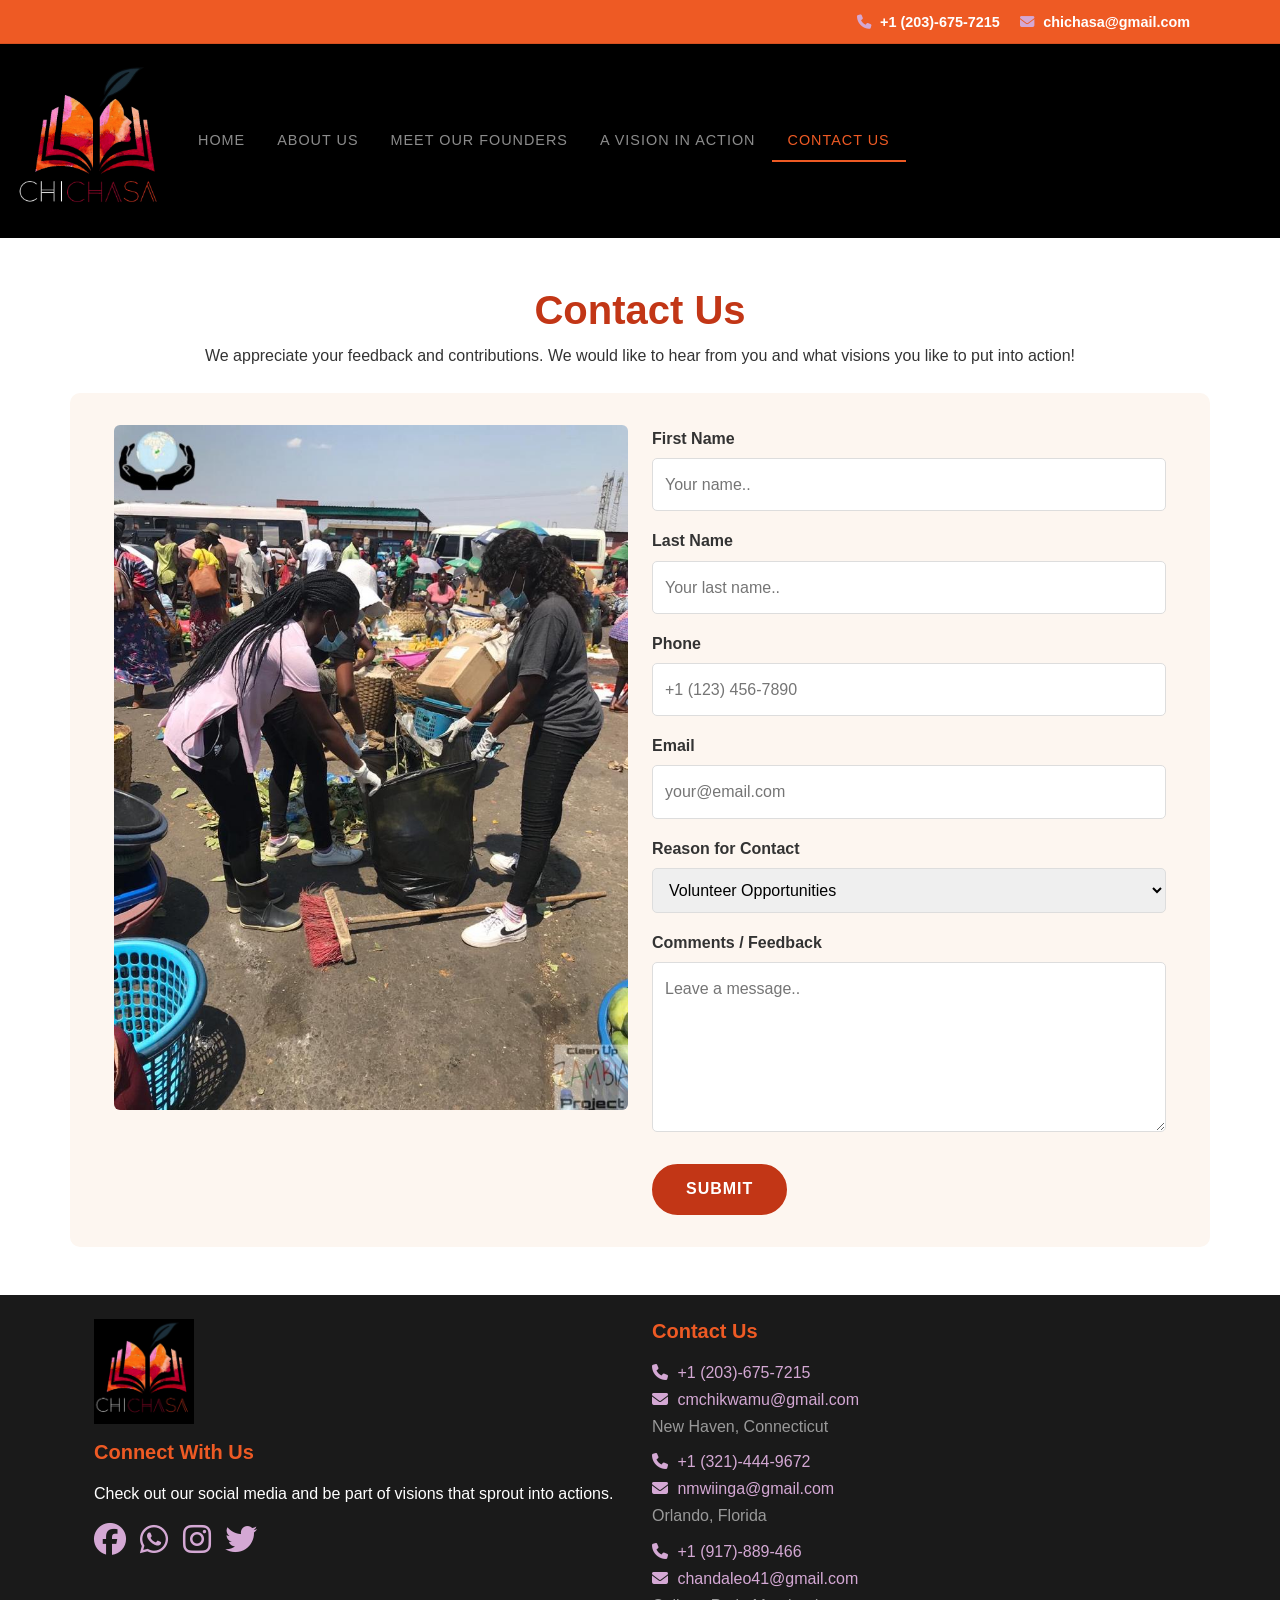
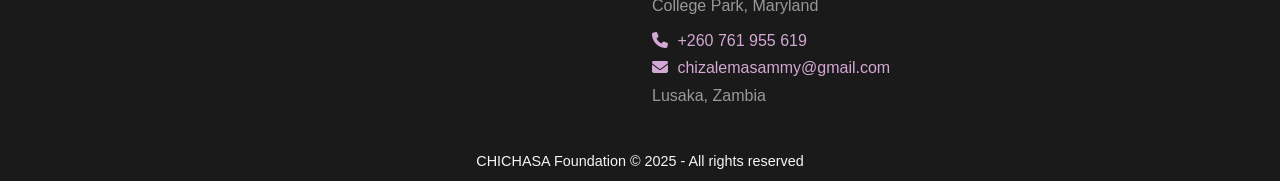
<file: contactus.html>
<!doctype html>
<html lang="en">
  <head>
    <meta charset="utf-8">
    <meta name="viewport" content="width=device-width, initial-scale=1">
    <meta name="description" content="Contact CHICHASA Foundation - Get in touch for volunteer opportunities, partnerships, sponsorships, or feedback.">

    <!-- Bootstrap CSS (CDN) -->
    <link href="https://cdn.jsdelivr.net/npm/bootstrap@5.3.0/dist/css/bootstrap.min.css" rel="stylesheet">
    <!-- FontAwesome (CDN) -->
    <link href="https://cdnjs.cloudflare.com/ajax/libs/font-awesome/6.4.0/css/all.min.css" rel="stylesheet">
    <!-- AOS Animations -->
    <link href="https://unpkg.com/aos@2.3.1/dist/aos.css" rel="stylesheet">
    <!-- Custom styling -->
    <link href="FinalStyles.css" rel="stylesheet">

    <!-- Favicon -->
    <link rel="icon" type="image/jpeg" href="logo.docx.jpg">

    <title>Contact Us - CHICHASA Foundation</title>
  </head>
  <body>
    <!-- Header -->
    <header>
      <div class="p-xl-2 p-lg-2" id="topHeader">
        <div class="container">
          <div class="row">
            <div class="col-12 text-end">
              <a class="p-xl-2 p-lg-2" href="tel:+12036757215"><i class="fa-solid fa-phone"></i> +1 (203)-675-7215</a>
              <a class="p-xl-2 p-lg-2" href="mailto:chichasa@gmail.com"><i class="fa-solid fa-envelope"></i> chichasa@gmail.com</a>
            </div>
          </div>
        </div>
      </div>
      <div id="bottomHeader">
        <div class="container-fluid">
          <nav class="navbar navbar-dark bg-black navbar-expand-md justify-content-lg-center">
            <a class="navbar-brand" href="index.html">
              <img src="logo.docx.jpg" alt="CHICHASA Foundation Logo" width="150px">
            </a>
            <button class="navbar-toggler" type="button" data-bs-toggle="collapse" data-bs-target="#navbarTogglerDemo02" aria-controls="navbarTogglerDemo02" aria-expanded="false" aria-label="Toggle navigation">
              <span class="navbar-toggler-icon"></span>
            </button>
            <div class="collapse navbar-collapse" id="navbarTogglerDemo02">
              <ul class="navbar-nav">
                <li class="nav-item">
                  <a class="nav-link" href="index.html">Home</a>
                </li>
                <li class="nav-item">
                  <a class="nav-link" href="AboutUs.html">About Us</a>
                </li>
                <li class="nav-item">
                  <a class="nav-link" href="meetourfounders.html">Meet Our Founders</a>
                </li>
                <li class="nav-item">
                  <a class="nav-link" href="avisioninaction.html">A Vision in Action</a>
                </li>
                <li class="nav-item active">
                  <a class="nav-link" href="contactus.html">Contact Us</a>
                </li>
              </ul>
            </div>
          </nav>
        </div>
      </div>
    </header>

    <!-- Contact Form Section -->
    <section class="py-5">
      <div class="container">
        <div class="text-center mb-4" data-aos="fade-up">
          <h1 class="text-brand">Contact Us</h1>
          <p>We appreciate your feedback and contributions. We would like to hear from you and what visions you like to put into action!</p>
        </div>
        <div class="row contact-form-section" data-aos="fade-up">
          <div class="col-md-6 mb-4">
            <img src="d74a6f14-a567-4474-ad9c-466580e7f69c.jpg" alt="CHICHASA volunteers during a community cleaning event" class="img-fluid rounded">
          </div>
          <div class="col-md-6">
            <form id="contactForm" action="https://formspree.io/f/cmchikwamu@gmail.com" method="POST" novalidate>
              <label for="fname">First Name</label>
              <input type="text" id="fname" name="firstname" placeholder="Your name.." required>
              <div class="invalid-feedback">Please enter your first name.</div>

              <label for="lname">Last Name</label>
              <input type="text" id="lname" name="lastname" placeholder="Your last name.." required>
              <div class="invalid-feedback">Please enter your last name.</div>

              <label for="phone">Phone</label>
              <input type="tel" id="phone" name="phone" placeholder="+1 (123) 456-7890" required>
              <div class="invalid-feedback">Please enter a valid phone number.</div>

              <label for="email">Email</label>
              <input type="email" name="email" id="email" placeholder="your@email.com" required>
              <div class="invalid-feedback">Please enter a valid email address.</div>

              <label for="reason">Reason for Contact</label>
              <select id="reason" name="reason">
                <option value="Volunteer">Volunteer Opportunities</option>
                <option value="Partner">Partner with Us</option>
                <option value="Sponsorships">Sponsorship / Contributions / Donations</option>
                <option value="feedback">Feedback / Comments</option>
              </select>

              <label for="subject">Comments / Feedback</label>
              <textarea id="subject" name="subject" placeholder="Leave a message.." style="height:170px"></textarea>

              <button type="submit" class="btn btn-brand mt-2">Submit</button>
            </form>
            <div id="formSuccess" class="alert alert-success mt-3" style="display:none;">
              Thank you for reaching out! We will get back to you soon.
            </div>
          </div>
        </div>
      </div>
    </section>

    <!-- Footer -->
    <footer class="default-footer">
      <div class="container top-footer p-md-4 p-2">
        <div class="row">
          <div class="col-md-6 mb-4">
            <img class="img-fluid mb-3" src="logo.docx.jpg" width="100" alt="CHICHASA Foundation Logo">
            <h5>Connect With Us</h5>
            <p>Check out our social media and be part of visions that sprout into actions.</p>
            <a href="https://www.facebook.com/CHICHASAFoundation" aria-label="Facebook"><i class="fa-brands fa-2x fa-facebook"></i></a>
            <a href="https://wa.me/12036757215" aria-label="WhatsApp"><i class="fa-brands fa-2x fa-whatsapp"></i></a>
            <a href="https://www.instagram.com/chichasa_foundation/" aria-label="Instagram"><i class="fa-brands fa-2x fa-instagram"></i></a>
            <a href="https://twitter.com/CHICHASAFound" aria-label="Twitter"><i class="fa-brands fa-2x fa-twitter"></i></a>
          </div>
          <div class="col-md-6 footer-contact">
            <h5>Contact Us</h5>
            <a href="tel:+12036757215"><i class="fa-solid fa-phone"></i> +1 (203)-675-7215</a><br>
            <a href="mailto:cmchikwamu@gmail.com"><i class="fa-solid fa-envelope"></i> cmchikwamu@gmail.com</a>
            <p>New Haven, Connecticut</p>

            <a href="tel:+13214449672"><i class="fa-solid fa-phone"></i> +1 (321)-444-9672</a><br>
            <a href="mailto:nmwiinga@gmail.com"><i class="fa-solid fa-envelope"></i> nmwiinga@gmail.com</a>
            <p>Orlando, Florida</p>

            <a href="tel:+1917889466"><i class="fa-solid fa-phone"></i> +1 (917)-889-466</a><br>
            <a href="mailto:chandaleo41@gmail.com"><i class="fa-solid fa-envelope"></i> chandaleo41@gmail.com</a>
            <p>College Park, Maryland</p>

            <a href="tel:+260761955619"><i class="fa-solid fa-phone"></i> +260 761 955 619</a><br>
            <a href="mailto:chizalemasammy@gmail.com"><i class="fa-solid fa-envelope"></i> chizalemasammy@gmail.com</a>
            <p>Lusaka, Zambia</p>
          </div>
        </div>
      </div>
      <div class="container-fluid bottom-footer p-2">
        <div class="row">
          <div class="col-12 text-center">
            <p>CHICHASA Foundation &copy; 2025 - All rights reserved</p>
          </div>
        </div>
      </div>
    </footer>

    <!-- Bootstrap JS (CDN) -->
    <script src="https://cdn.jsdelivr.net/npm/bootstrap@5.3.0/dist/js/bootstrap.bundle.min.js"></script>
    <!-- AOS Animation JS -->
    <script src="https://unpkg.com/aos@2.3.1/dist/aos.js"></script>
    <script src="finalScript.js"></script>
    <script>
      AOS.init({
        duration: 800,
        once: true
      });
    </script>
  </body>
</html>
</file>
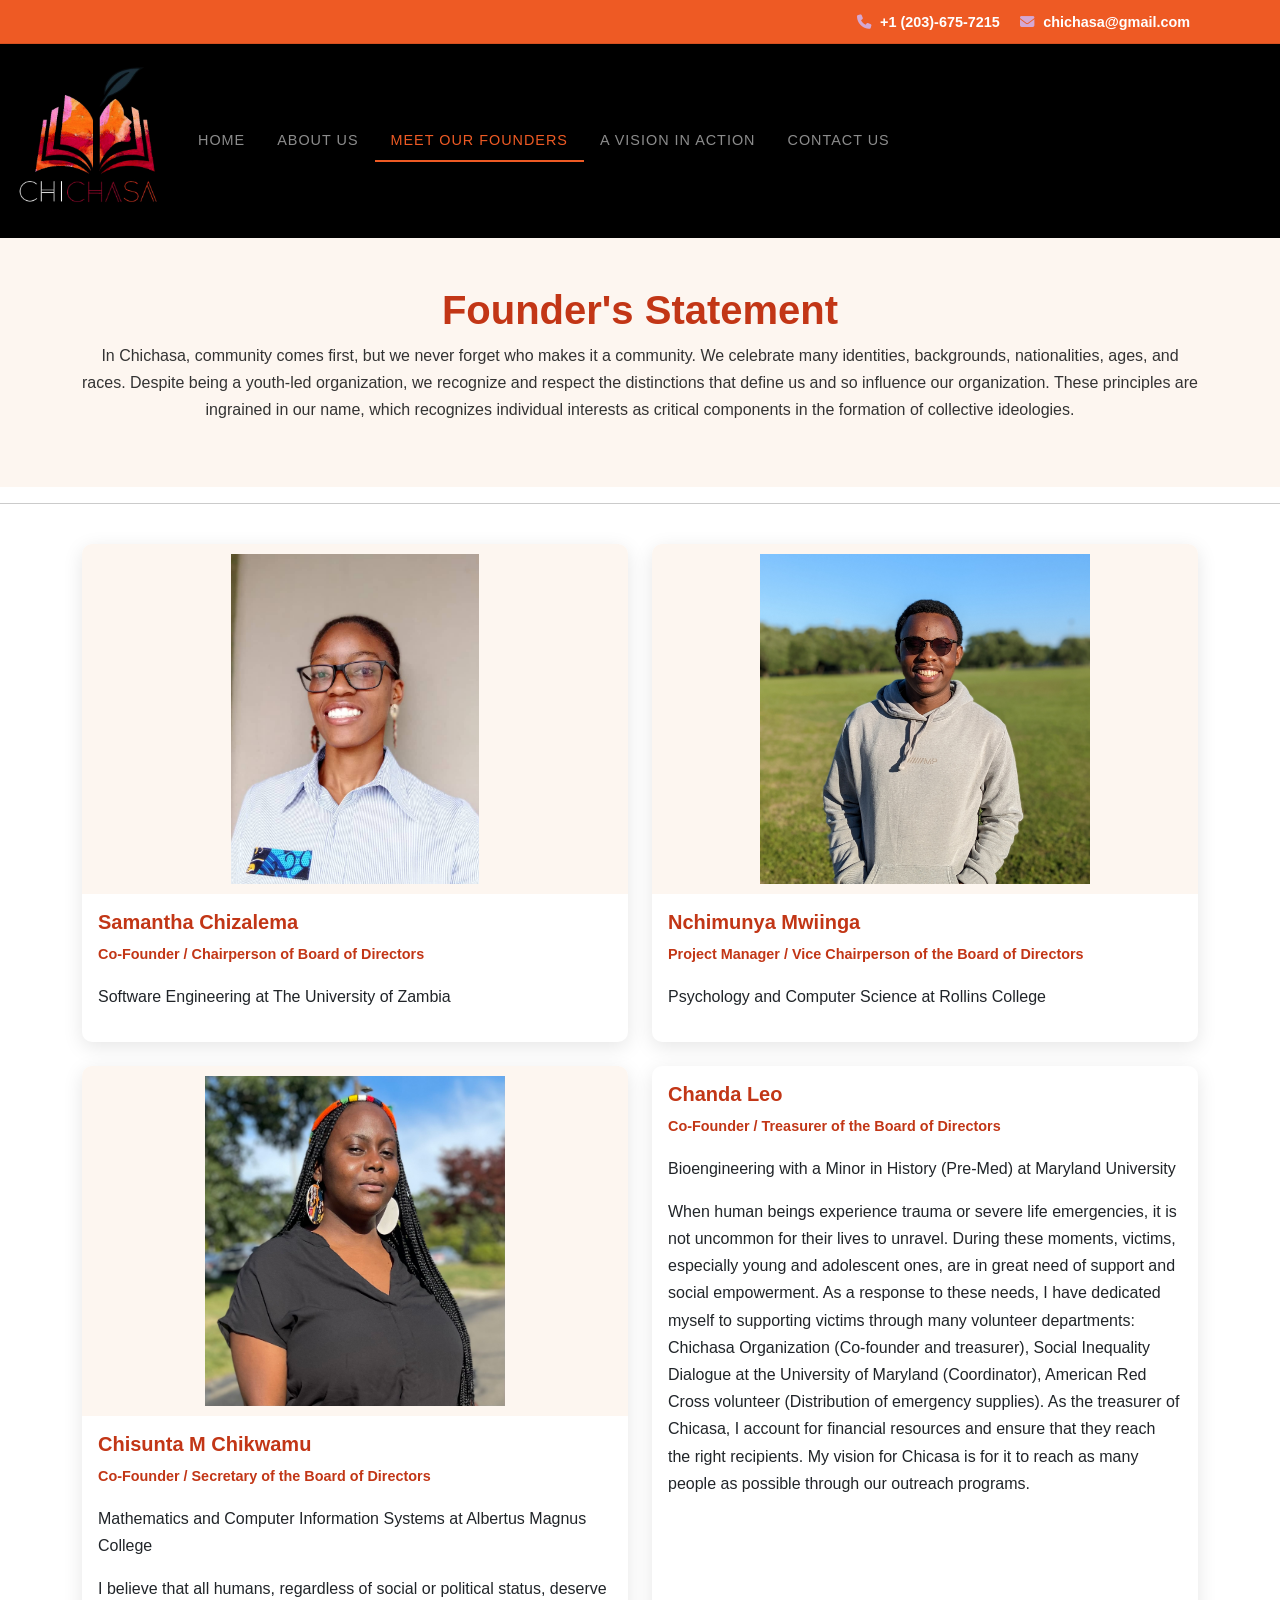
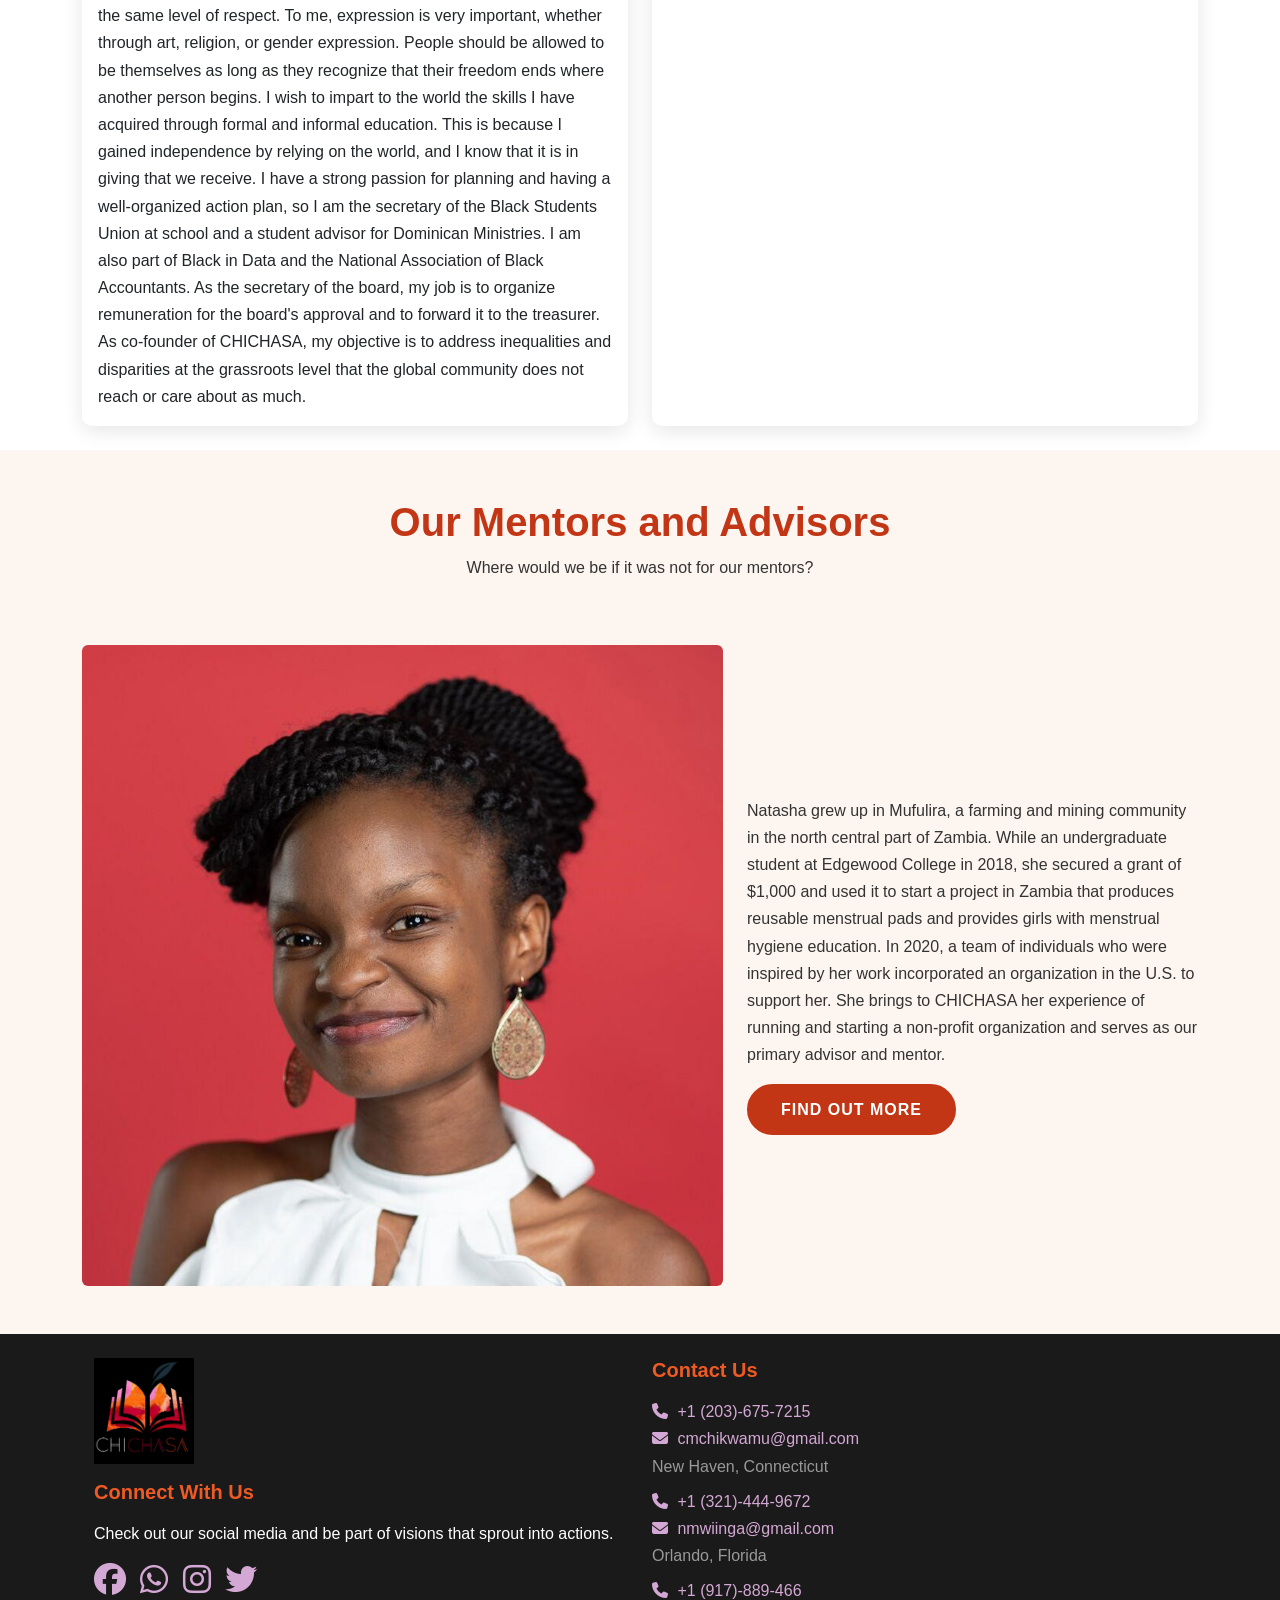
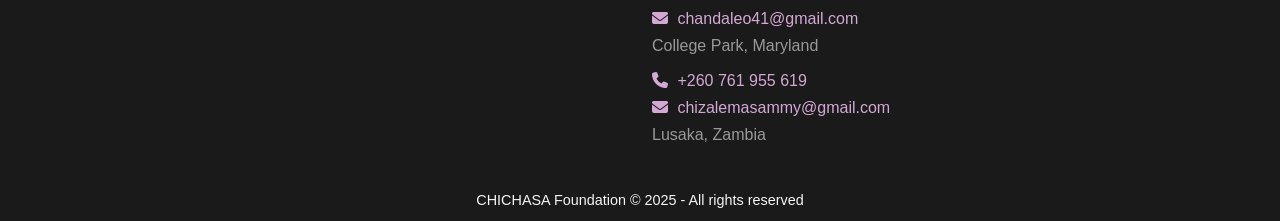
<file: meetourfounders.html>
<!doctype html>
<html lang="en">
  <head>
    <meta charset="utf-8">
    <meta name="viewport" content="width=device-width, initial-scale=1">
    <meta name="description" content="Meet the founders of CHICHASA Foundation - Samantha Chizalema, Nchimunya Mwiinga, Chisunta Chikwamu, and Chanda Leo.">

    <!-- Bootstrap CSS (CDN) -->
    <link href="https://cdn.jsdelivr.net/npm/bootstrap@5.3.0/dist/css/bootstrap.min.css" rel="stylesheet">
    <!-- FontAwesome (CDN) -->
    <link href="https://cdnjs.cloudflare.com/ajax/libs/font-awesome/6.4.0/css/all.min.css" rel="stylesheet">
    <!-- AOS Animations -->
    <link href="https://unpkg.com/aos@2.3.1/dist/aos.css" rel="stylesheet">
    <!-- Custom styling -->
    <link href="FinalStyles.css" rel="stylesheet">

    <!-- Favicon -->
    <link rel="icon" type="image/jpeg" href="logo.docx.jpg">

    <title>Meet Our Founders - CHICHASA Foundation</title>
  </head>
  <body>
    <!-- Header -->
    <header>
      <div class="p-xl-2 p-lg-2" id="topHeader">
        <div class="container">
          <div class="row">
            <div class="col-12 text-end">
              <a class="p-xl-2 p-lg-2" href="tel:+12036757215"><i class="fa-solid fa-phone"></i> +1 (203)-675-7215</a>
              <a class="p-xl-2 p-lg-2" href="mailto:chichasa@gmail.com"><i class="fa-solid fa-envelope"></i> chichasa@gmail.com</a>
            </div>
          </div>
        </div>
      </div>
      <div id="bottomHeader">
        <div class="container-fluid">
          <nav class="navbar navbar-dark bg-black navbar-expand-md justify-content-lg-center">
            <a class="navbar-brand" href="index.html">
              <img src="logo.docx.jpg" alt="CHICHASA Foundation Logo" width="150px">
            </a>
            <button class="navbar-toggler" type="button" data-bs-toggle="collapse" data-bs-target="#navbarTogglerDemo02" aria-controls="navbarTogglerDemo02" aria-expanded="false" aria-label="Toggle navigation">
              <span class="navbar-toggler-icon"></span>
            </button>
            <div class="collapse navbar-collapse" id="navbarTogglerDemo02">
              <ul class="navbar-nav">
                <li class="nav-item">
                  <a class="nav-link" href="index.html">Home</a>
                </li>
                <li class="nav-item">
                  <a class="nav-link" href="AboutUs.html">About Us</a>
                </li>
                <li class="nav-item active">
                  <a class="nav-link" href="meetourfounders.html">Meet Our Founders</a>
                </li>
                <li class="nav-item">
                  <a class="nav-link" href="avisioninaction.html">A Vision in Action</a>
                </li>
                <li class="nav-item">
                  <a class="nav-link" href="contactus.html">Contact Us</a>
                </li>
              </ul>
            </div>
          </nav>
        </div>
      </div>
    </header>

    <!-- Founder's Statement -->
    <section class="top-hero-section pt-5 pb-5">
      <div class="container">
        <div class="row text-center" data-aos="fade-up">
          <div class="col-md-12">
            <h1 class="text-brand">Founder's Statement</h1>
            <p>In Chichasa, community comes first, but we never forget who makes it a community. We celebrate many identities, backgrounds, nationalities, ages, and races. Despite being a youth-led organization, we recognize and respect the distinctions that define us and so influence our organization. These principles are ingrained in our name, which recognizes individual interests as critical components in the formation of collective ideologies.</p>
          </div>
        </div>
      </div>
    </section>

    <hr>

    <!-- Founder Cards -->
    <section class="pt-4 pb-4">
      <div class="container">
        <div class="row row-cols-1 row-cols-md-2 g-4">
          <div class="col" data-aos="fade-up">
            <div class="card h-100">
              <img src="samantha-chizalema.jpeg" class="card-img-top" alt="Samantha Chizalema, Co-Founder and Chairperson of CHICHASA">
              <div class="card-body">
                <h5 class="card-title">Samantha Chizalema</h5>
                <p class="title">Co-Founder / Chairperson of Board of Directors</p>
                <p>Software Engineering at The University of Zambia</p>
                <p class="card-text"></p>
              </div>
            </div>
          </div>
          <div class="col" data-aos="fade-up" data-aos-delay="100">
            <div class="card h-100">
              <img src="20220420-020555.jpg" class="card-img-top" alt="Nchimunya Mwiinga, Project Manager of CHICHASA">
              <div class="card-body">
                <h5 class="card-title">Nchimunya Mwiinga</h5>
                <p class="title">Project Manager / Vice Chairperson of the Board of Directors</p>
                <p>Psychology and Computer Science at Rollins College</p>
                <p class="card-text"></p>
              </div>
            </div>
          </div>
          <div class="col" data-aos="fade-up" data-aos-delay="200">
            <div class="card h-100">
              <img src="chisunta-chikwamu.jpg" class="card-img-top" alt="Chisunta M Chikwamu, Co-Founder and Secretary of CHICHASA">
              <div class="card-body">
                <h5 class="card-title">Chisunta M Chikwamu</h5>
                <p class="title">Co-Founder / Secretary of the Board of Directors</p>
                <p>Mathematics and Computer Information Systems at Albertus Magnus College</p>
                <p class="card-text">I believe that all humans, regardless of social or political status, deserve the same level of respect. To me, expression is very important, whether through art, religion, or gender expression. People should be allowed to be themselves as long as they recognize that their freedom ends where another person begins. I wish to impart to the world the skills I have acquired through formal and informal education. This is because I gained independence by relying on the world, and I know that it is in giving that we receive. I have a strong passion for planning and having a well-organized action plan, so I am the secretary of the Black Students Union at school and a student advisor for Dominican Ministries. I am also part of Black in Data and the National Association of Black Accountants. As the secretary of the board, my job is to organize remuneration for the board's approval and to forward it to the treasurer. As co-founder of CHICHASA, my objective is to address inequalities and disparities at the grassroots level that the global community does not reach or care about as much.</p>
              </div>
            </div>
          </div>
          <div class="col" data-aos="fade-up" data-aos-delay="300">
            <div class="card h-100">
              <div class="card-body">
                <h5 class="card-title">Chanda Leo</h5>
                <p class="title">Co-Founder / Treasurer of the Board of Directors</p>
                <p>Bioengineering with a Minor in History (Pre-Med) at Maryland University</p>
                <p class="card-text">When human beings experience trauma or severe life emergencies, it is not uncommon for their lives to unravel. During these moments, victims, especially young and adolescent ones, are in great need of support and social empowerment. As a response to these needs, I have dedicated myself to supporting victims through many volunteer departments: Chichasa Organization (Co-founder and treasurer), Social Inequality Dialogue at the University of Maryland (Coordinator), American Red Cross volunteer (Distribution of emergency supplies). As the treasurer of Chicasa, I account for financial resources and ensure that they reach the right recipients. My vision for Chicasa is for it to reach as many people as possible through our outreach programs.</p>
              </div>
            </div>
          </div>
        </div>
      </div>
    </section>

    <!-- Mentors Section -->
    <section class="top-hero-section pt-5 pb-5">
      <div class="container">
        <div class="row text-center" data-aos="fade-up">
          <div class="col-md-12">
            <h1 class="text-brand">Our Mentors and Advisors</h1>
            <p>Where would we be if it was not for our mentors?</p>
          </div>
        </div>
      </div>
    </section>

    <section class="top-hero-section pb-5">
      <div class="container">
        <div class="row align-items-center" data-aos="fade-up">
          <div class="col-md-7">
            <img class="img-fluid rounded" src="Natasha-Sichula-1.jpg" alt="Natasha Sichula, CHICHASA mentor and advisor">
          </div>
          <div class="col-md-5">
            <p>Natasha grew up in Mufulira, a farming and mining community in the north central part of Zambia. While an undergraduate student at Edgewood College in 2018, she secured a grant of $1,000 and used it to start a project in Zambia that produces reusable menstrual pads and provides girls with menstrual hygiene education. In 2020, a team of individuals who were inspired by her work incorporated an organization in the U.S. to support her. She brings to CHICHASA her experience of running and starting a non-profit organization and serves as our primary advisor and mentor.</p>
            <a class="btn btn-brand" href="https://herzmovement.org/" role="button">Find Out More</a>
          </div>
        </div>
      </div>
    </section>

    <!-- Footer -->
    <footer class="default-footer">
      <div class="container top-footer p-md-4 p-2">
        <div class="row">
          <div class="col-md-6 mb-4">
            <img class="img-fluid mb-3" src="logo.docx.jpg" width="100" alt="CHICHASA Foundation Logo">
            <h5>Connect With Us</h5>
            <p>Check out our social media and be part of visions that sprout into actions.</p>
            <a href="https://www.facebook.com/CHICHASAFoundation" aria-label="Facebook"><i class="fa-brands fa-2x fa-facebook"></i></a>
            <a href="https://wa.me/12036757215" aria-label="WhatsApp"><i class="fa-brands fa-2x fa-whatsapp"></i></a>
            <a href="https://www.instagram.com/chichasa_foundation/" aria-label="Instagram"><i class="fa-brands fa-2x fa-instagram"></i></a>
            <a href="https://twitter.com/CHICHASAFound" aria-label="Twitter"><i class="fa-brands fa-2x fa-twitter"></i></a>
          </div>
          <div class="col-md-6 footer-contact">
            <h5>Contact Us</h5>
            <a href="tel:+12036757215"><i class="fa-solid fa-phone"></i> +1 (203)-675-7215</a><br>
            <a href="mailto:cmchikwamu@gmail.com"><i class="fa-solid fa-envelope"></i> cmchikwamu@gmail.com</a>
            <p>New Haven, Connecticut</p>

            <a href="tel:+13214449672"><i class="fa-solid fa-phone"></i> +1 (321)-444-9672</a><br>
            <a href="mailto:nmwiinga@gmail.com"><i class="fa-solid fa-envelope"></i> nmwiinga@gmail.com</a>
            <p>Orlando, Florida</p>

            <a href="tel:+1917889466"><i class="fa-solid fa-phone"></i> +1 (917)-889-466</a><br>
            <a href="mailto:chandaleo41@gmail.com"><i class="fa-solid fa-envelope"></i> chandaleo41@gmail.com</a>
            <p>College Park, Maryland</p>

            <a href="tel:+260761955619"><i class="fa-solid fa-phone"></i> +260 761 955 619</a><br>
            <a href="mailto:chizalemasammy@gmail.com"><i class="fa-solid fa-envelope"></i> chizalemasammy@gmail.com</a>
            <p>Lusaka, Zambia</p>
          </div>
        </div>
      </div>
      <div class="container-fluid bottom-footer p-2">
        <div class="row">
          <div class="col-12 text-center">
            <p>CHICHASA Foundation &copy; 2025 - All rights reserved</p>
          </div>
        </div>
      </div>
    </footer>

    <!-- Bootstrap JS (CDN) -->
    <script src="https://cdn.jsdelivr.net/npm/bootstrap@5.3.0/dist/js/bootstrap.bundle.min.js"></script>
    <!-- AOS Animation JS -->
    <script src="https://unpkg.com/aos@2.3.1/dist/aos.js"></script>
    <script>
      AOS.init({
        duration: 800,
        once: true
      });
    </script>
  </body>
</html>
</file>
<file: FinalStyles.css>
/* ===== CSS Variables for consistent theming ===== */
:root {
    --primary: #c23616;
    --primary-light: #EE5A24;
    --dark: #1a1a1a;
    --light-bg: #fdf6f0;
    --accent: #d4a8d4;
    --white: #ffffff;
    --text-dark: #333333;
    --text-light: #f5f5f5;
    --transition: all 0.3s ease;
}

/* ===== Global Styles ===== */
body {
    font-family: 'Segoe UI', Tahoma, Geneva, Verdana, sans-serif;
    color: var(--text-dark);
    line-height: 1.7;
}

h1, h2, h3, h4, h5 {
    font-weight: 700;
}

/* ===== Top Header Bar ===== */
#topHeader {
    background-color: var(--primary-light);
    border-bottom: 1px solid rgba(0,0,0,0.1);
}

#topHeader a {
    text-align: right;
    color: var(--white);
    font-weight: 600;
    font-size: 0.9rem;
    text-decoration: none;
    transition: var(--transition);
}

#topHeader a:hover {
    color: var(--dark);
}

#topHeader .fa-solid {
    margin-right: 5px;
}

/* ===== Navigation ===== */
.navbar {
    padding: 0.8rem 1rem;
}

.nav-link {
    font-weight: 500;
    text-transform: uppercase;
    letter-spacing: 1px;
    font-size: 0.9rem;
    padding: 0.5rem 1rem !important;
    transition: var(--transition);
}

.nav-link:hover {
    color: var(--primary-light) !important;
}

.nav-item.active .nav-link {
    color: var(--primary-light) !important;
    border-bottom: 2px solid var(--primary-light);
}

/* ===== Container Fluid Reset ===== */
.container-fluid {
    padding-left: 0;
    padding-right: 0;
    margin-left: 0;
    margin-right: 0;
}

/* ===== Section Headers ===== */
.section-header {
    background-color: var(--primary);
    color: var(--white);
    padding: 1rem 0;
}

.section-header h3 {
    margin: 0;
    font-weight: 700;
}

/* ===== Hero Sections ===== */
.top-hero-section {
    background-color: var(--light-bg);
    color: var(--text-dark);
    font-family: 'Segoe UI', Tahoma, Geneva, Verdana, sans-serif;
    font-weight: 400;
}

/* ===== Brand Color Text ===== */
.text-brand {
    color: var(--primary);
}

.text-brand-light {
    color: var(--primary-light);
}

/* ===== Buttons ===== */
.btn-brand {
    background-color: var(--primary);
    color: var(--white);
    padding: 0.7rem 2rem;
    border: 2px solid var(--primary);
    border-radius: 30px;
    font-weight: 600;
    text-transform: uppercase;
    letter-spacing: 1px;
    transition: var(--transition);
}

.btn-brand:hover {
    background-color: transparent;
    color: var(--primary);
    transform: translateY(-2px);
    box-shadow: 0 4px 15px rgba(194, 54, 22, 0.3);
}

/* ===== SDG Icon Sizes ===== */
.size-img {
    width: 120px;
    height: 120px;
    padding: 10px;
    margin-bottom: 15px;
    object-fit: contain;
}

/* ===== Cards ===== */
.card {
    border: none;
    border-radius: 10px;
    overflow: hidden;
    box-shadow: 0 5px 20px rgba(0,0,0,0.1);
    transition: var(--transition);
}

.card:hover {
    transform: translateY(-5px);
    box-shadow: 0 10px 30px rgba(0,0,0,0.15);
}

.card-img-top {
    height: 350px;
    object-fit: contain;
    background-color: var(--light-bg);
    padding: 10px;
}

.card-title {
    color: var(--primary);
    font-weight: 700;
}

.card .title {
    color: var(--primary);
    font-weight: 600;
    font-size: 0.9rem;
}

/* ===== Carousel ===== */
.carousel-item img {
    max-height: 500px;
    object-fit: contain;
    background-color: #000;
}

.carousel-caption h5 {
    color: var(--primary-light);
    font-weight: 700;
    text-shadow: 1px 1px 3px rgba(0,0,0,0.5);
}

.carousel-caption p {
    color: var(--white);
    text-shadow: 1px 1px 3px rgba(0,0,0,0.5);
}

/* ===== Footer ===== */
.default-footer {
    background-color: var(--dark);
}

.top-footer {
    color: var(--white);
    font-weight: 400;
}

.top-footer a {
    text-decoration: none;
}

.top-footer h5 {
    color: var(--primary-light);
    margin-bottom: 1rem;
}

.bottom-footer p {
    color: var(--text-light);
    margin: 0;
    font-size: 0.9rem;
}

/* ===== Footer Social Icons ===== */
.fa-brands {
    color: var(--accent);
    transition: var(--transition);
    margin-right: 10px;
}

.fa-brands:hover {
    color: var(--primary-light);
    transform: scale(1.2);
}

/* ===== Footer Contact Links ===== */
.footer-contact a {
    color: var(--accent) !important;
    text-decoration: none;
    transition: var(--transition);
}

.footer-contact a:hover {
    color: var(--primary-light) !important;
}

.footer-contact .fa-solid {
    color: var(--accent);
    margin-right: 5px;
}

.footer-contact p {
    color: #999;
    margin-bottom: 0.5rem;
}

/* ===== FontAwesome Icons ===== */
.fa-solid {
    color: var(--accent);
}

/* ===== About Us Page: Image Overlay ===== */
.vision-container {
    position: relative;
    width: 100%;
    overflow: hidden;
}

.vision-container .image {
    opacity: 1;
    display: block;
    width: 100%;
    height: auto;
    transition: 0.5s ease;
    backface-visibility: hidden;
}

.vision-container .middle {
    transition: 0.5s ease;
    opacity: 0;
    position: absolute;
    top: 50%;
    left: 50%;
    transform: translate(-50%, -50%);
    text-align: center;
}

.vision-container:hover .image {
    opacity: 0.3;
}

.vision-container:hover .middle {
    opacity: 1;
}

.vision-overlay-text {
    background-color: var(--primary);
    color: var(--white);
    font-size: 1.2rem;
    padding: 16px 32px;
    border-radius: 5px;
}

/* ===== Contact Form Styles ===== */
.contact-form-section {
    background-color: var(--light-bg);
    border-radius: 10px;
    padding: 2rem;
}

.contact-form-section input[type=text],
.contact-form-section input[type=tel],
.contact-form-section input[type=email],
.contact-form-section select,
.contact-form-section textarea {
    width: 100%;
    padding: 12px;
    border: 1px solid #ddd;
    border-radius: 5px;
    margin-top: 6px;
    margin-bottom: 16px;
    font-size: 1rem;
    transition: var(--transition);
}

.contact-form-section input:focus,
.contact-form-section select:focus,
.contact-form-section textarea:focus {
    border-color: var(--primary);
    outline: none;
    box-shadow: 0 0 5px rgba(194, 54, 22, 0.2);
}

.contact-form-section label {
    font-weight: 600;
    color: var(--text-dark);
}

/* ===== Project Section ===== */
.project-card {
    padding: 1.5rem;
    border-radius: 10px;
    transition: var(--transition);
}

.project-card:hover {
    background-color: var(--light-bg);
    transform: translateY(-3px);
}

.project-card img {
    border-radius: 10px;
}

/* ===== AOS Animation Overrides ===== */
[data-aos] {
    transition-duration: 800ms;
}

/* ===== Responsive ===== */
@media screen and (max-width: 768px) {
    .carousel-item img {
        max-height: 300px;
        object-fit: contain;
    }

    .card-img-top {
        height: 250px;
        object-fit: contain;
    }

    h1 {
        font-size: 1.8rem;
    }

    h2 {
        font-size: 1.5rem;
    }
}

@media screen and (max-width: 600px) {
    .contact-form-section .column {
        width: 100%;
        margin-top: 0;
    }
}
</file>
